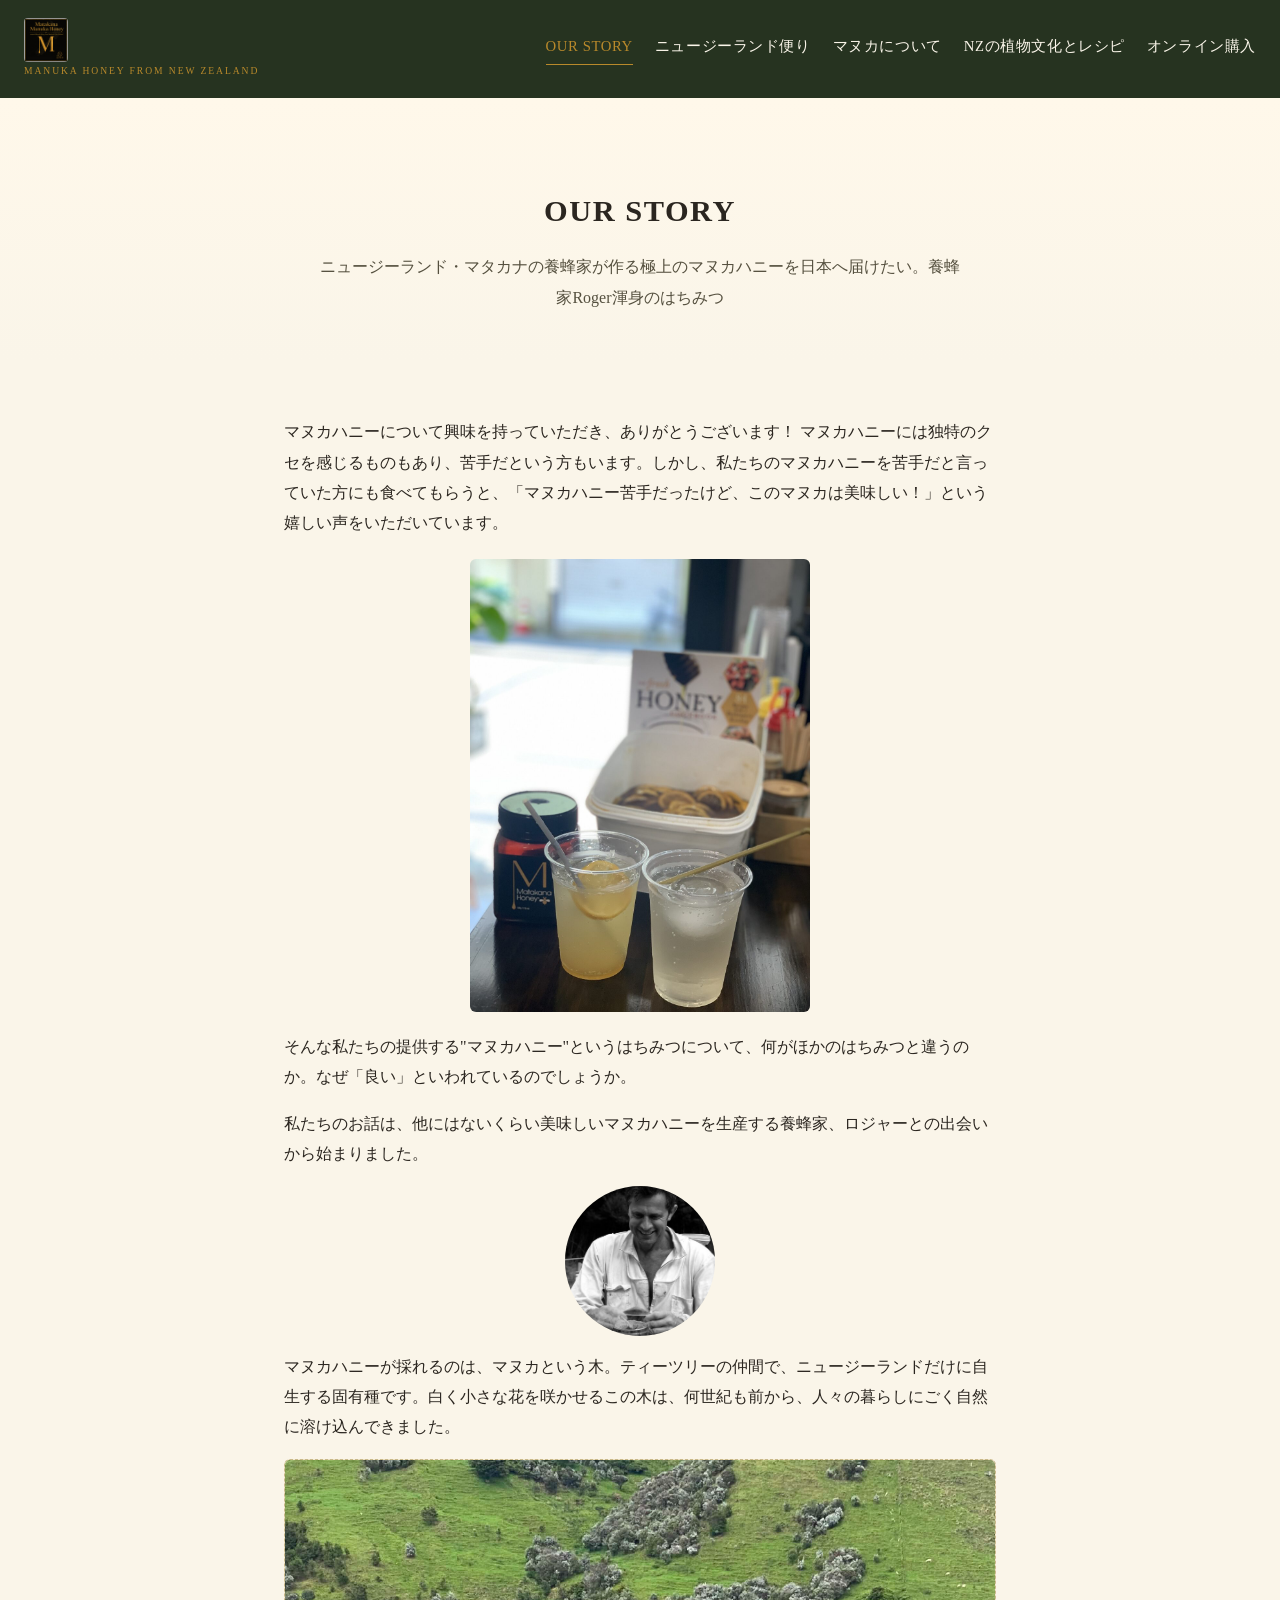
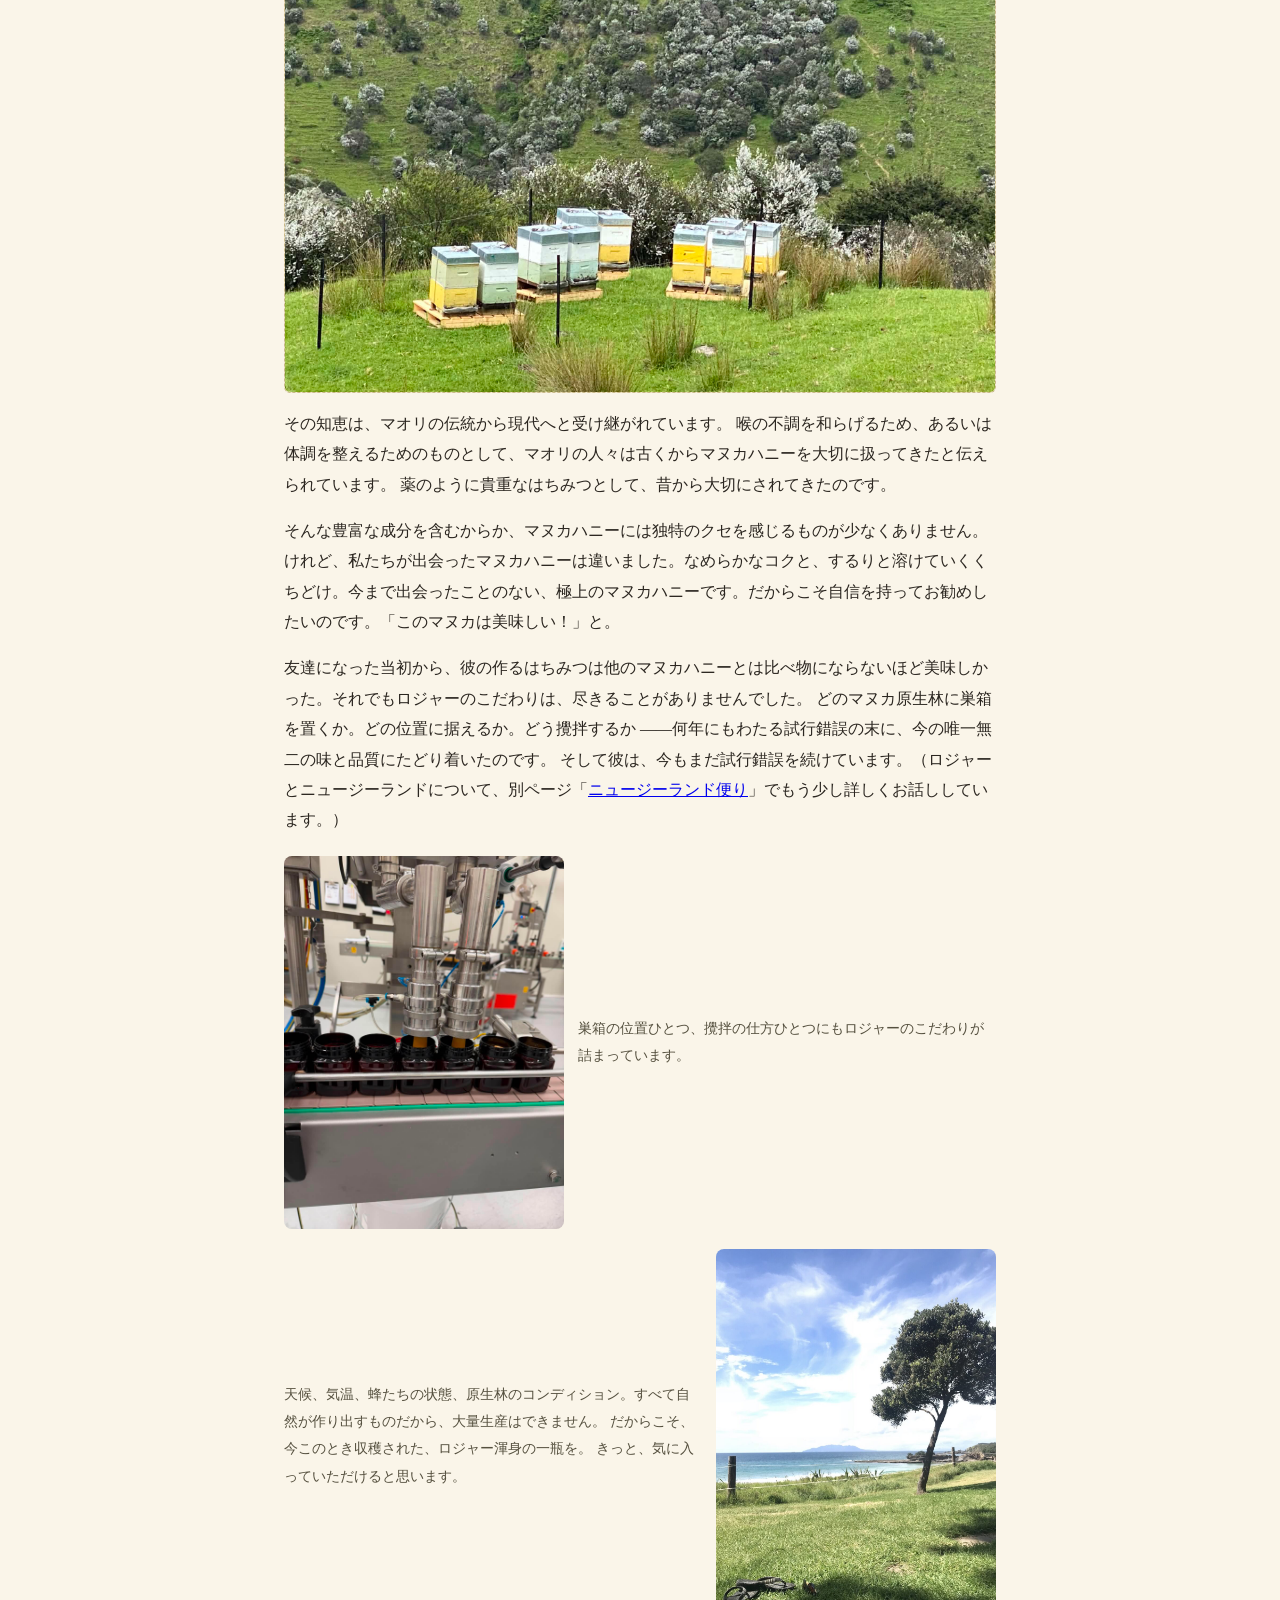
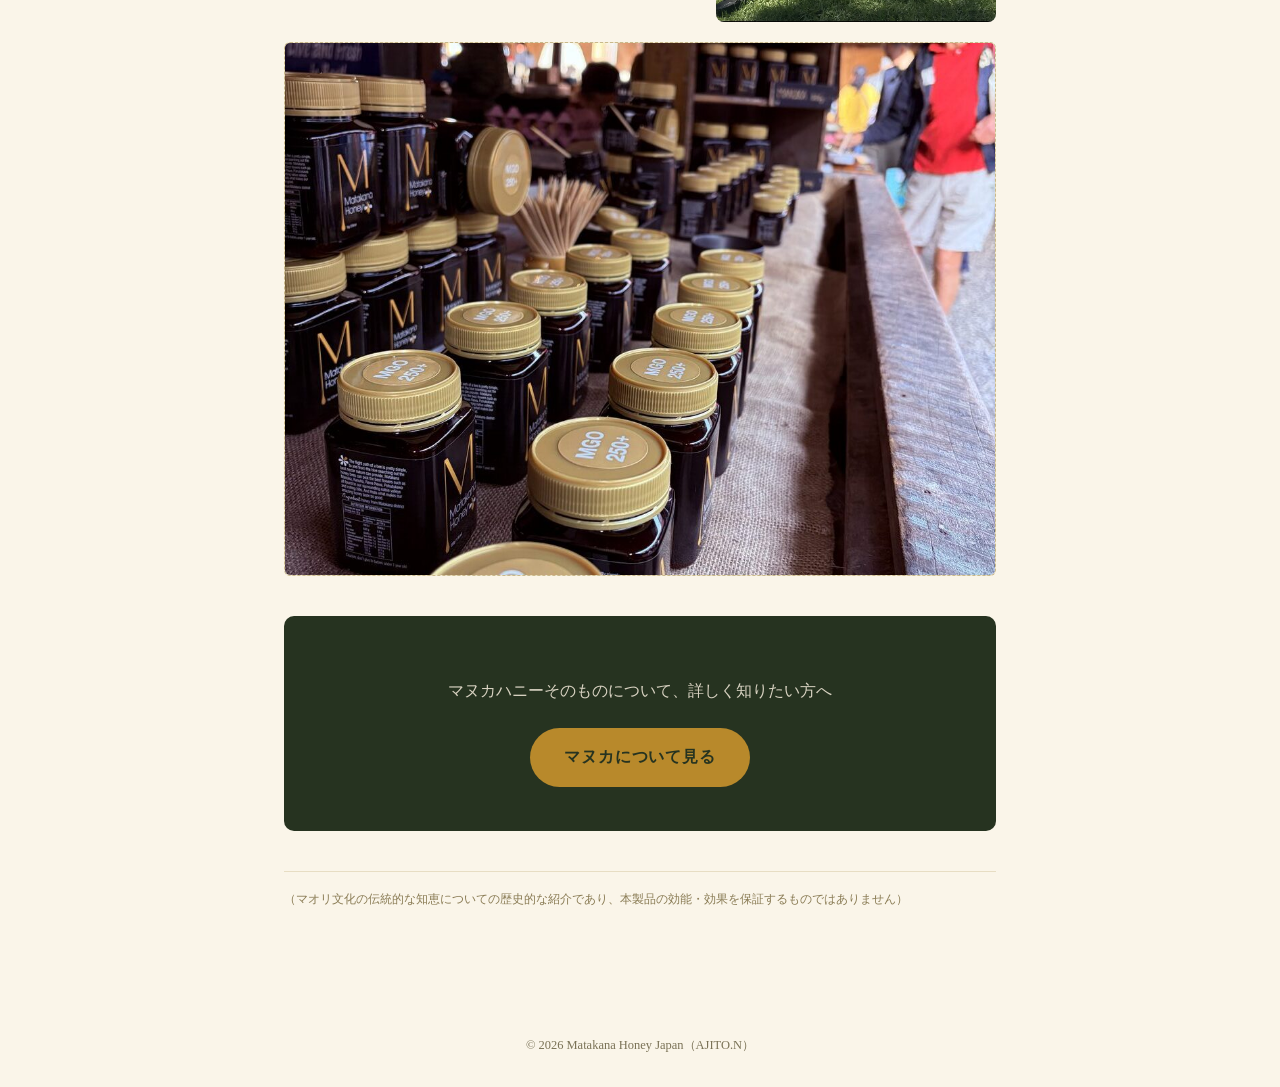
<file: index.html>
<!DOCTYPE html>
<html lang="ja">
<head>
<meta charset="UTF-8">
<meta name="viewport" content="width=device-width, initial-scale=1.0">
<title>OUR STORY | Matakana Honey</title>
<link rel="stylesheet" href="css/style.css">
</head>
<body>
<header>
  <a class="wordmark" href="index.html"><img src="images/logo-web.png" alt="Matakana Honey" style="height:44px;display:block;border-radius:4px;"><small>MANUKA HONEY FROM NEW ZEALAND</small></a>
  <nav>
    <a class="active" href="index.html">OUR STORY</a>
    <a href="nz-letter.html">ニュージーランド便り</a>
    <a href="manuka.html">マヌカについて</a>
    <a href="recipes.html">NZの植物文化とレシピ</a>
    <a href="contact.html">オンライン購入</a>
  </nav>
</header>

<div class="hero">
  <h1>OUR STORY</h1>
  <p class="lead">ニュージーランド・マタカナの養蜂家が作る極上のマヌカハニーを日本へ届けたい。養蜂家Roger渾身のはちみつ</p>
</div>

<main>
  <section>
    <p>
      マヌカハニーについて興味を持っていただき、ありがとうございます！
      マヌカハニーには独特のクセを感じるものもあり、苦手だという方もいます。しかし、私たちのマヌカハニーを苦手だと言っていた方にも食べてもらうと、「マヌカハニー苦手だったけど、このマヌカは美味しい！」という嬉しい声をいただいています。
    </p>

    <img src="images/story-opening.jpg" alt="マヌカハニーとの出会い" style="display:block;width:100%;max-width:340px;height:auto;border-radius:6px;margin:20px auto;">

    <p>
      そんな私たちの提供する"マヌカハニー"というはちみつについて、何がほかのはちみつと違うのか。なぜ「良い」といわれているのでしょうか。
    </p>
    <p>
      私たちのお話は、他にはないくらい美味しいマヌカハニーを生産する養蜂家、ロジャーとの出会いから始まりました。
    </p>

    <img src="images/roger-portrait.jpg" alt="Roger" style="display:block;width:150px;height:150px;object-fit:cover;border-radius:50%;margin:16px auto;">

    <p>
      マヌカハニーが採れるのは、マヌカという木。ティーツリーの仲間で、ニュージーランドだけに自生する固有種です。白く小さな花を咲かせるこの木は、何世紀も前から、人々の暮らしにごく自然に溶け込んできました。
    </p>

    <img class="placeholder-img" src="images/harvest-1.jpg" alt="マヌカの木・養蜂風景" style="width:100%;height:auto;aspect-ratio:4/3;object-fit:cover;border-radius:6px;margin:16px 0;">

    <p>
      その知恵は、マオリの伝統から現代へと受け継がれています。
      喉の不調を和らげるため、あるいは体調を整えるためのものとして、マオリの人々は古くからマヌカハニーを大切に扱ってきたと伝えられています。
      薬のように貴重なはちみつとして、昔から大切にされてきたのです。
    </p>
    <p>
      そんな豊富な成分を含むからか、マヌカハニーには独特のクセを感じるものが少なくありません。
      けれど、私たちが出会ったマヌカハニーは違いました。なめらかなコクと、するりと溶けていくくちどけ。今まで出会ったことのない、極上のマヌカハニーです。だからこそ自信を持ってお勧めしたいのです。「このマヌカは美味しい！」と。
    </p>
    <p>
      友達になった当初から、彼の作るはちみつは他のマヌカハニーとは比べ物にならないほど美味しかった。それでもロジャーのこだわりは、尽きることがありませんでした。
      どのマヌカ原生林に巣箱を置くか。どの位置に据えるか。どう攪拌するか
      ——何年にもわたる試行錯誤の末に、今の唯一無二の味と品質にたどり着いたのです。
      そして彼は、今もまだ試行錯誤を続けています。（ロジャーとニュージーランドについて、別ページ「<a href="nz-letter.html">ニュージーランド便り</a>」でもう少し詳しくお話ししています。）
    </p>

    <div style="display:flex;gap:14px;align-items:center;margin:20px 0;flex-wrap:wrap;">
      <img src="images/harvest-3.jpg" alt="採取のようす" style="flex:1 1 240px;max-width:280px;height:auto;border-radius:8px;">
      <p style="flex:2 1 260px;margin:0;font-size:0.9rem;color:#55503f;">
        巣箱の位置ひとつ、攪拌の仕方ひとつにもロジャーのこだわりが詰まっています。
      </p>
    </div>

    <div style="display:flex;gap:14px;align-items:center;margin:20px 0;flex-wrap:wrap;flex-direction:row-reverse;">
      <img src="images/beach-tree.jpg" alt="マタカナの自然" style="flex:1 1 240px;max-width:280px;height:auto;border-radius:8px;">
      <p style="flex:2 1 260px;margin:0;font-size:0.9rem;color:#55503f;">
        天候、気温、蜂たちの状態、原生林のコンディション。すべて自然が作り出すものだから、大量生産はできません。
        だからこそ、今このとき収穫された、ロジャー渾身の一瓶を。
        きっと、気に入っていただけると思います。
      </p>
    </div>

    <img class="placeholder-img" src="images/shop-display.jpg" alt="お届けする一瓶" style="width:100%;height:auto;aspect-ratio:4/3;object-fit:cover;border-radius:6px;margin:16px 0;">
  </section>

  <div class="cta-block">
    <p>マヌカハニーそのものについて、詳しく知りたい方へ</p>
    <a class="btn" href="manuka.html">マヌカについて見る</a>
  </div>

  <p class="disclaimer">
    （マオリ文化の伝統的な知恵についての歴史的な紹介であり、本製品の効能・効果を保証するものではありません）
  </p>
</main>

<footer>&copy; 2026 Matakana Honey Japan（AJITO.N）</footer>
</body>
</html>
</file>
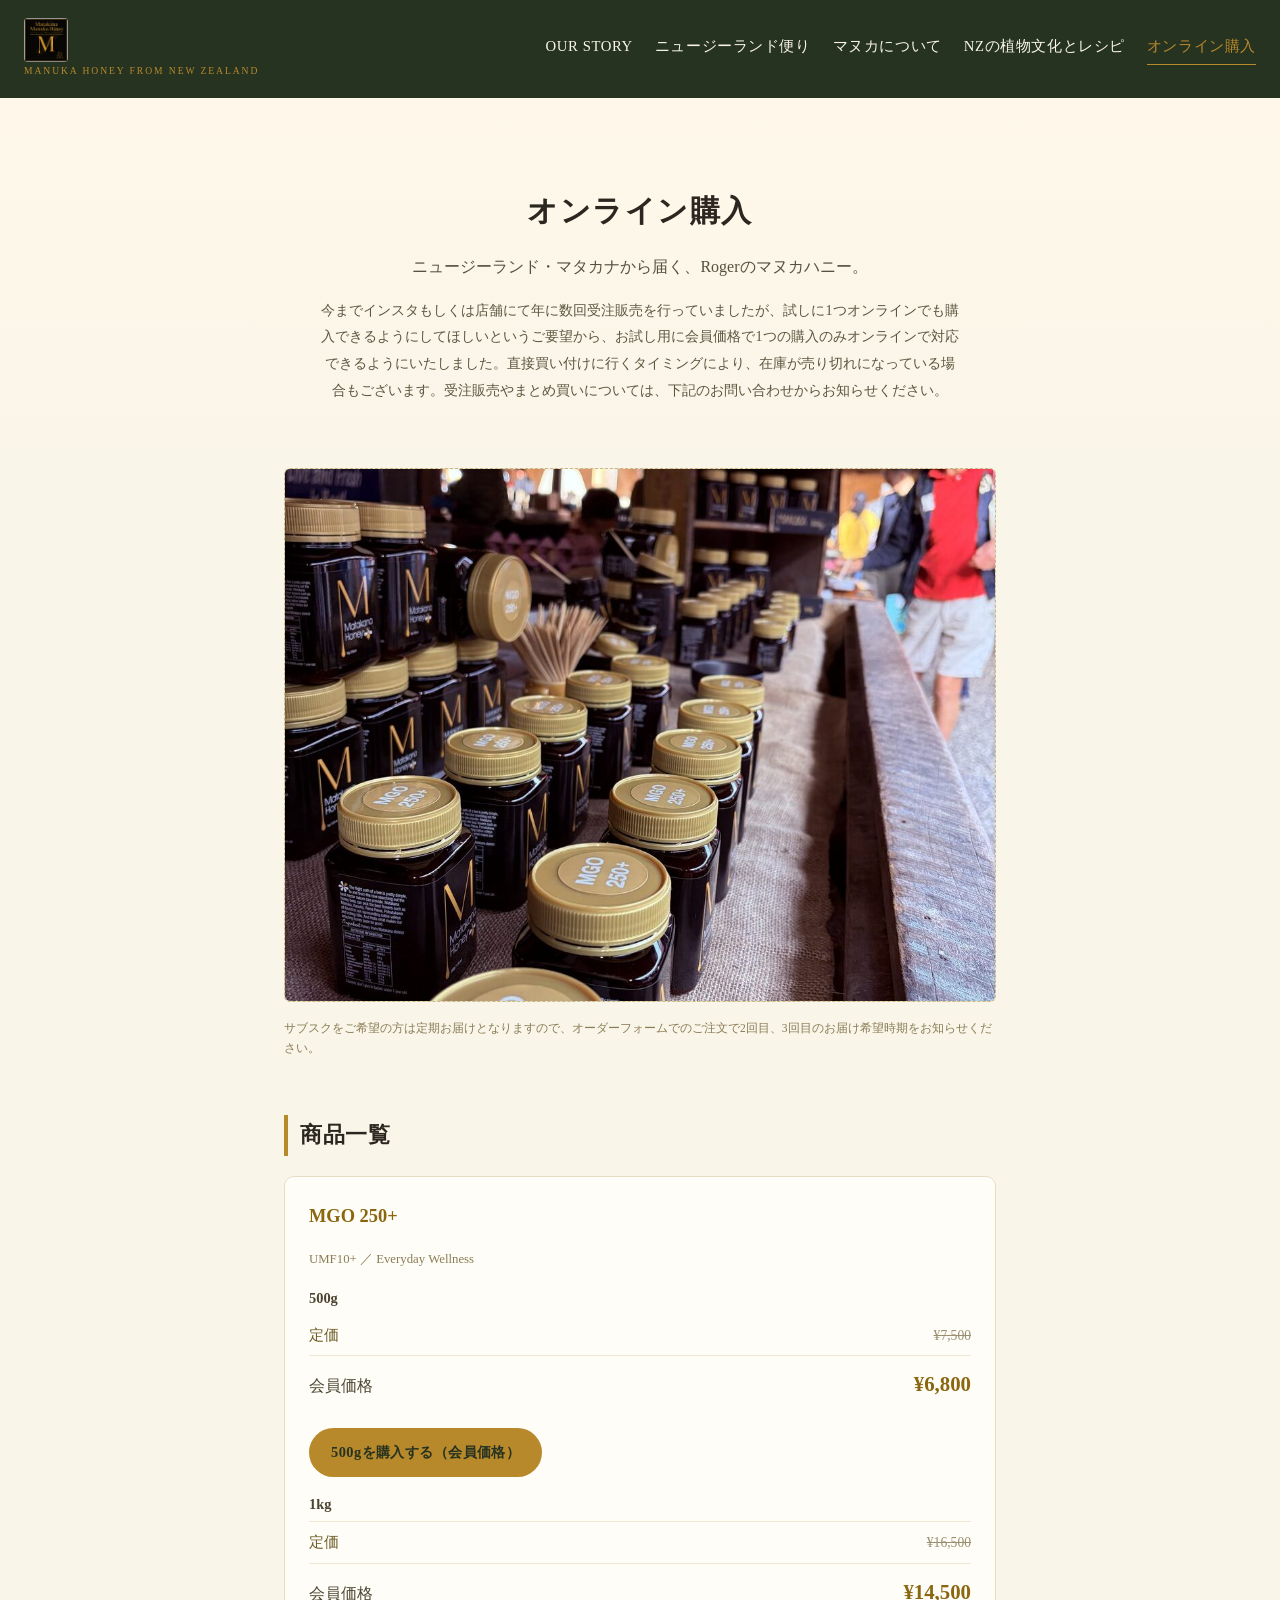
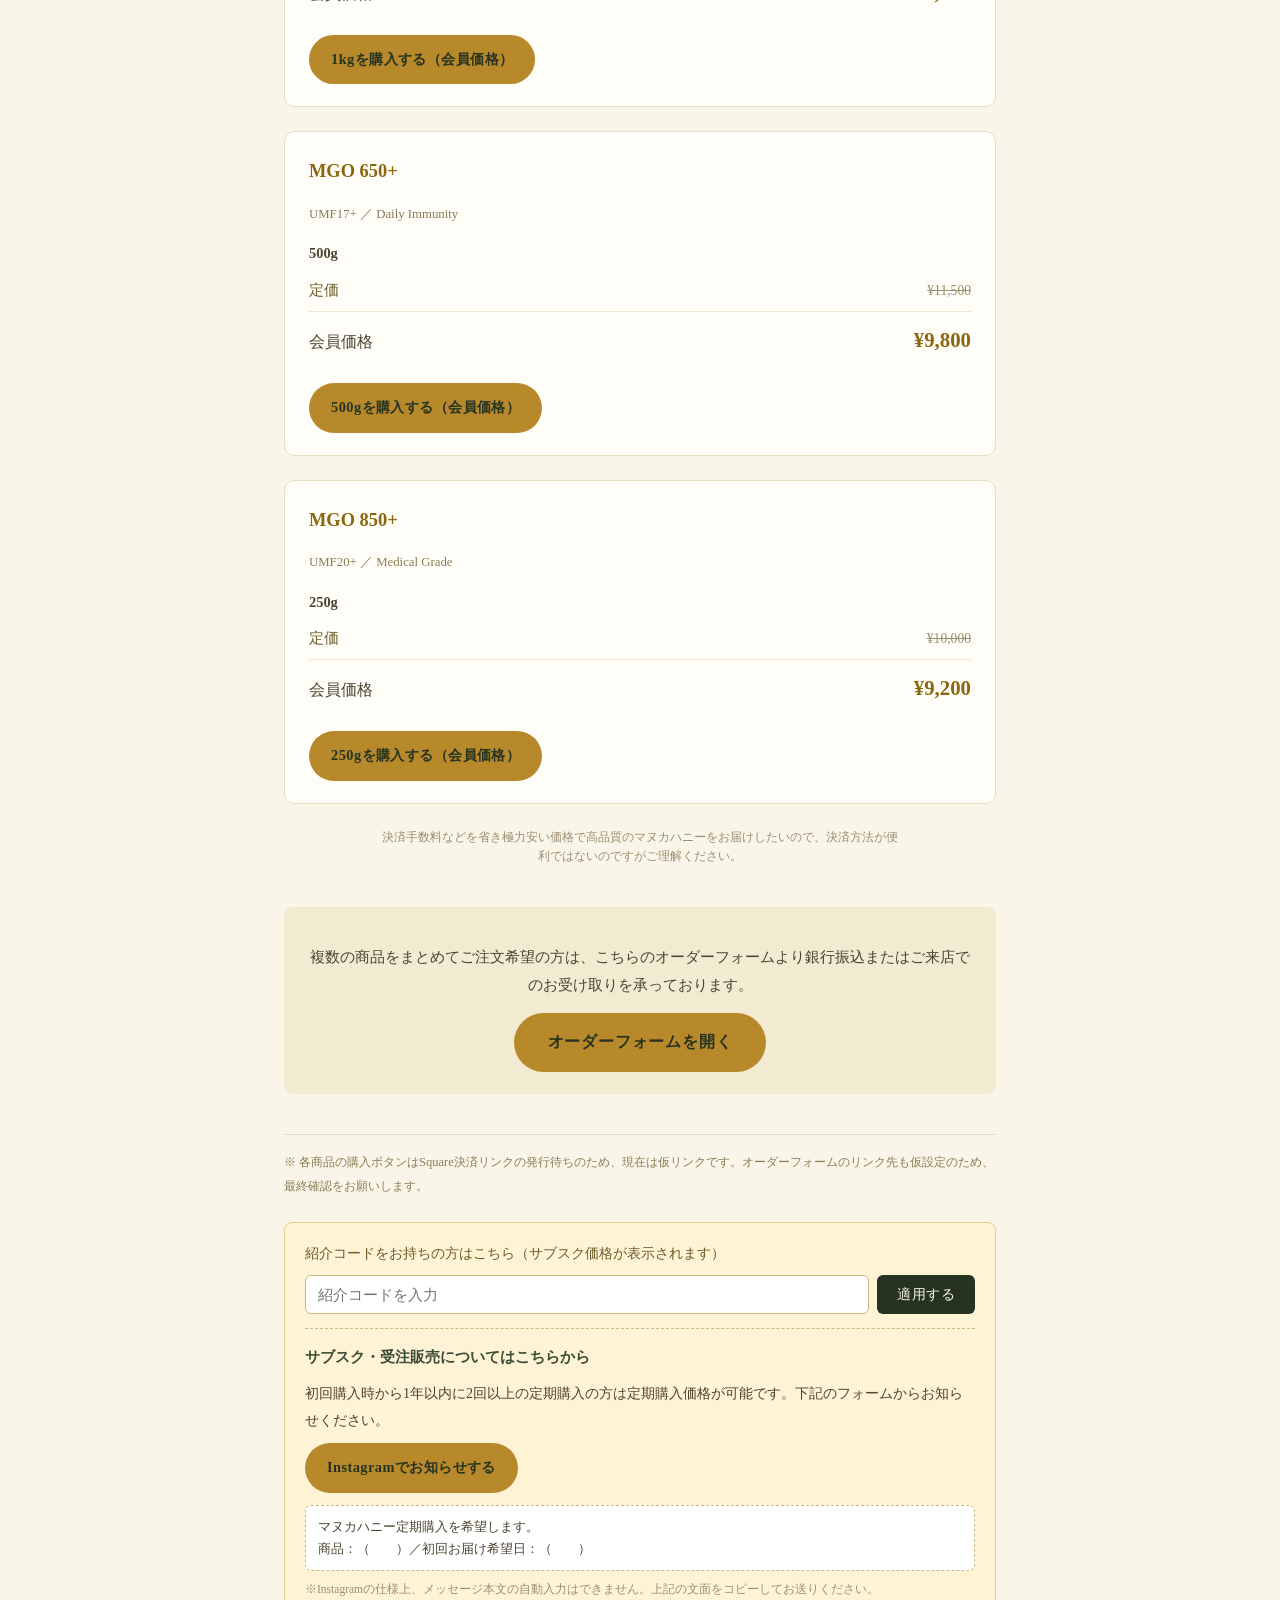
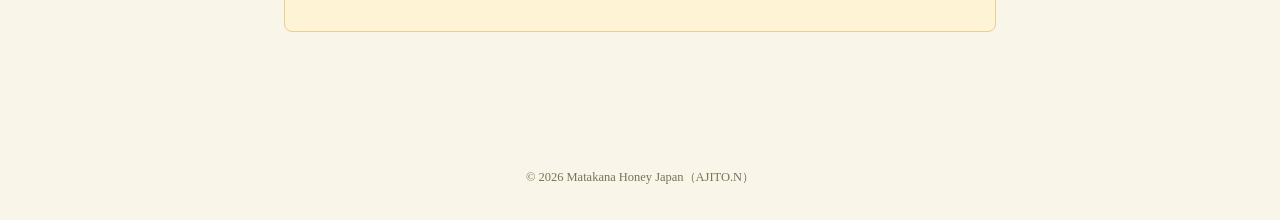
<file: contact.html>
<!DOCTYPE html>
<html lang="ja">
<head>
<meta charset="UTF-8">
<meta name="viewport" content="width=device-width, initial-scale=1.0">
<title>オンライン購入 | Matakana Honey</title>
<link rel="stylesheet" href="css/style.css">
<style>
  .referral-box{background:#fff3d6;border:1px solid #e6cf95;border-radius:8px;padding:18px 20px;margin:24px 0;}
  .referral-box label{display:block;font-size:0.85rem;color:#6b5b25;margin-bottom:8px;}
  .referral-box .row{display:flex;gap:8px;flex-wrap:wrap;}
  .referral-box input[type=text]{flex:1 1 200px;padding:10px 12px;border:1px solid #cbb87f;border-radius:6px;font-size:0.95rem;}
  .referral-box button{background:var(--green-dark);color:var(--cream);border:none;border-radius:6px;padding:10px 20px;cursor:pointer;font-size:0.9rem;letter-spacing:0.03em;}
  .referral-msg{margin-top:10px;font-size:0.85rem;}
  .referral-msg.ok{color:#3a4d34;}
  .referral-msg.ng{color:#a33;}
  .product-card{border:1px solid #e7ddc3;border-radius:10px;padding:22px 24px;margin-bottom:24px;background:#fffdf7;}
  .product-card h3{margin:0 0 4px;font-size:1.15rem;color:var(--gold-dark);}
  .product-card .subtitle{font-size:0.8rem;color:#8a7c55;margin-bottom:14px;}
  .price-row{display:flex;justify-content:space-between;align-items:baseline;padding:6px 0;border-top:1px solid #f0e8d0;font-size:0.95rem;}
  .price-row:first-of-type{border-top:none;}
  .price-row .label{color:#6b5b25;}
  .price-row .value{font-weight:bold;}
  .price-row.sub{display:none;}
  .price-row.sub.visible{display:flex;}
  .price-row.sub .value{color:var(--gold-dark);}
  .price-row.list-price .value{text-decoration:line-through;color:#9a8f70;font-weight:normal;font-size:0.85rem;}
  .price-row.member-price{padding:8px 0;}
  .price-row.member-price .label{font-size:1rem;color:#4a4430;}
  .price-row.member-price .value{font-size:1.3rem;color:var(--gold-dark);}
  .price-note{font-size:0.72rem;color:#8a7c55;line-height:1.8;margin:10px 0 20px;}
  .pledge-row{margin-top:14px;padding-top:14px;border-top:1px dashed #cbb87f;font-size:0.85rem;color:#6b5b25;}
  .pledge-row label{display:flex;align-items:center;gap:8px;cursor:pointer;}
  .buy-row{margin-top:16px;display:flex;gap:10px;flex-wrap:wrap;}
  .buy-btn{display:inline-block;background:var(--gold);color:var(--green-dark);font-weight:bold;padding:11px 22px;border-radius:999px;text-decoration:none;font-size:0.9rem;letter-spacing:0.03em;}
  .buy-btn:hover{background:#d1a34a;}
  .buy-btn.sub-btn{display:none;background:var(--green-dark);color:var(--cream);}
  .buy-btn.sub-btn.visible{display:inline-block;}
  .small-note{font-size:0.72rem;color:#9a8f70;text-align:center;margin:18px auto;max-width:520px;line-height:1.7;}
  .bulk-box{background:#f3ead2;border-radius:8px;padding:22px;margin-top:40px;text-align:center;}
  .bulk-box p{margin-bottom:14px;font-size:0.92rem;color:#4a4430;}
  .cap-label{font-weight:bold;font-size:0.9rem;color:#4a4430;margin:0 0 2px;}
</style>
</head>
<body>
<header>
  <a class="wordmark" href="index.html"><img src="images/logo-web.png" alt="Matakana Honey" style="height:44px;display:block;border-radius:4px;"><small>MANUKA HONEY FROM NEW ZEALAND</small></a>
  <nav>
    <a href="index.html">OUR STORY</a>
    <a href="nz-letter.html">ニュージーランド便り</a>
    <a href="manuka.html">マヌカについて</a>
    <a href="recipes.html">NZの植物文化とレシピ</a>
    <a class="active" href="contact.html">オンライン購入</a>
  </nav>
</header>

<div class="hero">
  <h1>オンライン購入</h1>
  <p class="lead">ニュージーランド・マタカナから届く、Rogerのマヌカハニー。</p>
  <p style="max-width:640px;margin:14px auto 0;font-size:0.88rem;line-height:1.9;color:#5c5640;">
    今までインスタもしくは店舗にて年に数回受注販売を行っていましたが、試しに1つオンラインでも購入できるようにしてほしいというご要望から、お試し用に会員価格で1つの購入のみオンラインで対応できるようにいたしました。直接買い付けに行くタイミングにより、在庫が売り切れになっている場合もございます。受注販売やまとめ買いについては、下記のお問い合わせからお知らせください。
  </p>
</div>

<main>
  <img class="placeholder-img" src="images/shop-display.jpg" alt="店頭の様子" style="width:100%;height:auto;aspect-ratio:4/3;object-fit:cover;border-radius:6px;margin:16px 0;">

  <p class="price-note">
    サブスクをご希望の方は定期お届けとなりますので、オーダーフォームでのご注文で2回目、3回目のお届け希望時期をお知らせください。
  </p>

  <section>
    <h2>商品一覧</h2>

    <div class="product-card">
      <h3>MGO 250+</h3>
      <p class="subtitle">UMF10+ ／ Everyday Wellness</p>
      <p class="cap-label">500g</p>
      <div class="price-row list-price"><span class="label">定価</span><span class="value">¥7,500</span></div>
      <div class="price-row member-price"><span class="label">会員価格</span><span class="value">¥6,800</span></div>
      <div class="price-row sub" data-sub="mgo250-500"><span class="label">サブスク価格</span><span class="value">¥6,300</span></div>
      <div class="buy-row">
        <a class="buy-btn" id="buy-mgo250-500" href="#" target="_blank" rel="noopener">500gを購入する（会員価格）</a>
        <a class="buy-btn sub-btn" id="buy-mgo250-500-sub" data-sub-btn="mgo250-500" href="#" target="_blank" rel="noopener">500gをサブスク価格で購入する</a>
      </div>
      <p class="cap-label" style="margin-top:14px;">1kg</p>
      <div class="price-row list-price"><span class="label">定価</span><span class="value">¥16,500</span></div>
      <div class="price-row member-price"><span class="label">会員価格</span><span class="value">¥14,500</span></div>
      <div class="price-row sub" data-sub="mgo250-1000"><span class="label">サブスク価格</span><span class="value">¥12,000</span></div>
      <div class="buy-row">
        <a class="buy-btn" id="buy-mgo250-1000" href="#" target="_blank" rel="noopener">1kgを購入する（会員価格）</a>
        <a class="buy-btn sub-btn" id="buy-mgo250-1000-sub" data-sub-btn="mgo250-1000" href="#" target="_blank" rel="noopener">1kgをサブスク価格で購入する</a>
      </div>
    </div>

    <div class="product-card">
      <h3>MGO 650+</h3>
      <p class="subtitle">UMF17+ ／ Daily Immunity</p>
      <p class="cap-label">500g</p>
      <div class="price-row list-price"><span class="label">定価</span><span class="value">¥11,500</span></div>
      <div class="price-row member-price"><span class="label">会員価格</span><span class="value">¥9,800</span></div>
      <div class="price-row sub" data-sub="mgo650-500"><span class="label">サブスク価格</span><span class="value">¥9,200</span></div>
      <div class="buy-row">
        <a class="buy-btn" id="buy-mgo650-500" href="#" target="_blank" rel="noopener">500gを購入する（会員価格）</a>
        <a class="buy-btn sub-btn" id="buy-mgo650-500-sub" data-sub-btn="mgo650-500" href="#" target="_blank" rel="noopener">500gをサブスク価格で購入する</a>
      </div>
    </div>

    <div class="product-card">
      <h3>MGO 850+</h3>
      <p class="subtitle">UMF20+ ／ Medical Grade</p>
      <p class="cap-label">250g</p>
      <div class="price-row list-price"><span class="label">定価</span><span class="value">¥10,000</span></div>
      <div class="price-row member-price"><span class="label">会員価格</span><span class="value">¥9,200</span></div>
      <div class="price-row sub" data-sub="mgo850-250"><span class="label">サブスク価格</span><span class="value">¥8,200</span></div>
      <div class="buy-row">
        <a class="buy-btn" id="buy-mgo850-250" href="#" target="_blank" rel="noopener">250gを購入する（会員価格）</a>
        <a class="buy-btn sub-btn" id="buy-mgo850-250-sub" data-sub-btn="mgo850-250" href="#" target="_blank" rel="noopener">250gをサブスク価格で購入する</a>
      </div>
    </div>
  </section>

  <p class="small-note">
    決済手数料などを省き極力安い価格で高品質のマヌカハニーをお届けしたいので、決済方法が便利ではないのですがご理解ください。
  </p>

  <div class="bulk-box">
    <p>複数の商品をまとめてご注文希望の方は、こちらのオーダーフォームより銀行振込またはご来店でのお受け取りを承っております。</p>
    <a class="btn" href="https://docs.google.com/forms/d/1Jwx15t9DJbV_6aFWOQp5lAX1VwiLrjwJ2BIpTIaHqno/viewform" target="_blank" rel="noopener">オーダーフォームを開く</a>
  </div>

  <p class="disclaimer">
    ※ 各商品の購入ボタンはSquare決済リンクの発行待ちのため、現在は仮リンクです。オーダーフォームのリンク先も仮設定のため、最終確認をお願いします。
  </p>

  <div class="referral-box">
    <label for="referral-input">紹介コードをお持ちの方はこちら（サブスク価格が表示されます）</label>
    <div class="row">
      <input type="text" id="referral-input" placeholder="紹介コードを入力">
      <button type="button" onclick="applyReferralCode()">適用する</button>
    </div>
    <div id="referral-msg" class="referral-msg"></div>
    <div class="pledge-row">
      <p style="margin:0 0 8px;font-size:0.95rem;font-weight:bold;color:#3a4d34;">
        サブスク・受注販売についてはこちらから
      </p>
      <p style="margin:0 0 10px;font-size:0.88rem;color:#4a4430;">
        初回購入時から1年以内に2回以上の定期購入の方は定期購入価格が可能です。下記のフォームからお知らせください。
      </p>
      <a class="buy-btn" href="https://ig.me/m/cafeAJITO.N" target="_blank" rel="noopener" style="display:inline-block;">Instagramでお知らせする</a>
      <div style="margin-top:12px;padding:10px 12px;background:#fff;border:1px dashed #cbb87f;border-radius:6px;font-size:0.82rem;color:#4a4430;line-height:1.7;">
        マヌカハニー定期購入を希望します。<br>
        商品：（　　）／初回お届け希望日：（　　）
      </div>
      <p style="font-size:0.72rem;color:#9a8f70;margin-top:8px;">
        ※Instagramの仕様上、メッセージ本文の自動入力はできません。上記の文面をコピーしてお送りください。
      </p>
    </div>
  </div>
</main>

<footer>&copy; 2026 Matakana Honey Japan（AJITO.N）</footer>

<script>
  // TODO(Soo): 実際の紹介コード一覧に差し替えてください。
  // ソースコードに直接記載されるため完全な秘匿性はない前提（Maki合意済み）。
  var VALID_REFERRAL_CODES = ["SAMPLE-CODE"];

  function revealSubscriptionPricing() {
    document.querySelectorAll('.price-row.sub').forEach(function(el) {
      el.classList.add('visible');
    });
    document.querySelectorAll('.buy-btn.sub-btn').forEach(function(el) {
      el.classList.add('visible');
    });
  }

  function hideSubscriptionPricing() {
    document.querySelectorAll('.price-row.sub').forEach(function(el) {
      el.classList.remove('visible');
    });
    document.querySelectorAll('.buy-btn.sub-btn').forEach(function(el) {
      el.classList.remove('visible');
    });
  }

  function applyReferralCode() {
    var input = document.getElementById('referral-input');
    var msg = document.getElementById('referral-msg');
    var code = input.value.trim();
    if (code !== '' && VALID_REFERRAL_CODES.indexOf(code) !== -1) {
      revealSubscriptionPricing();
      msg.textContent = 'サブスク価格を表示しました。';
      msg.className = 'referral-msg ok';
    } else {
      hideSubscriptionPricing();
      msg.textContent = '紹介コードが確認できませんでした。';
      msg.className = 'referral-msg ng';
    }
  }
</script>
</body>
</html>
</file>
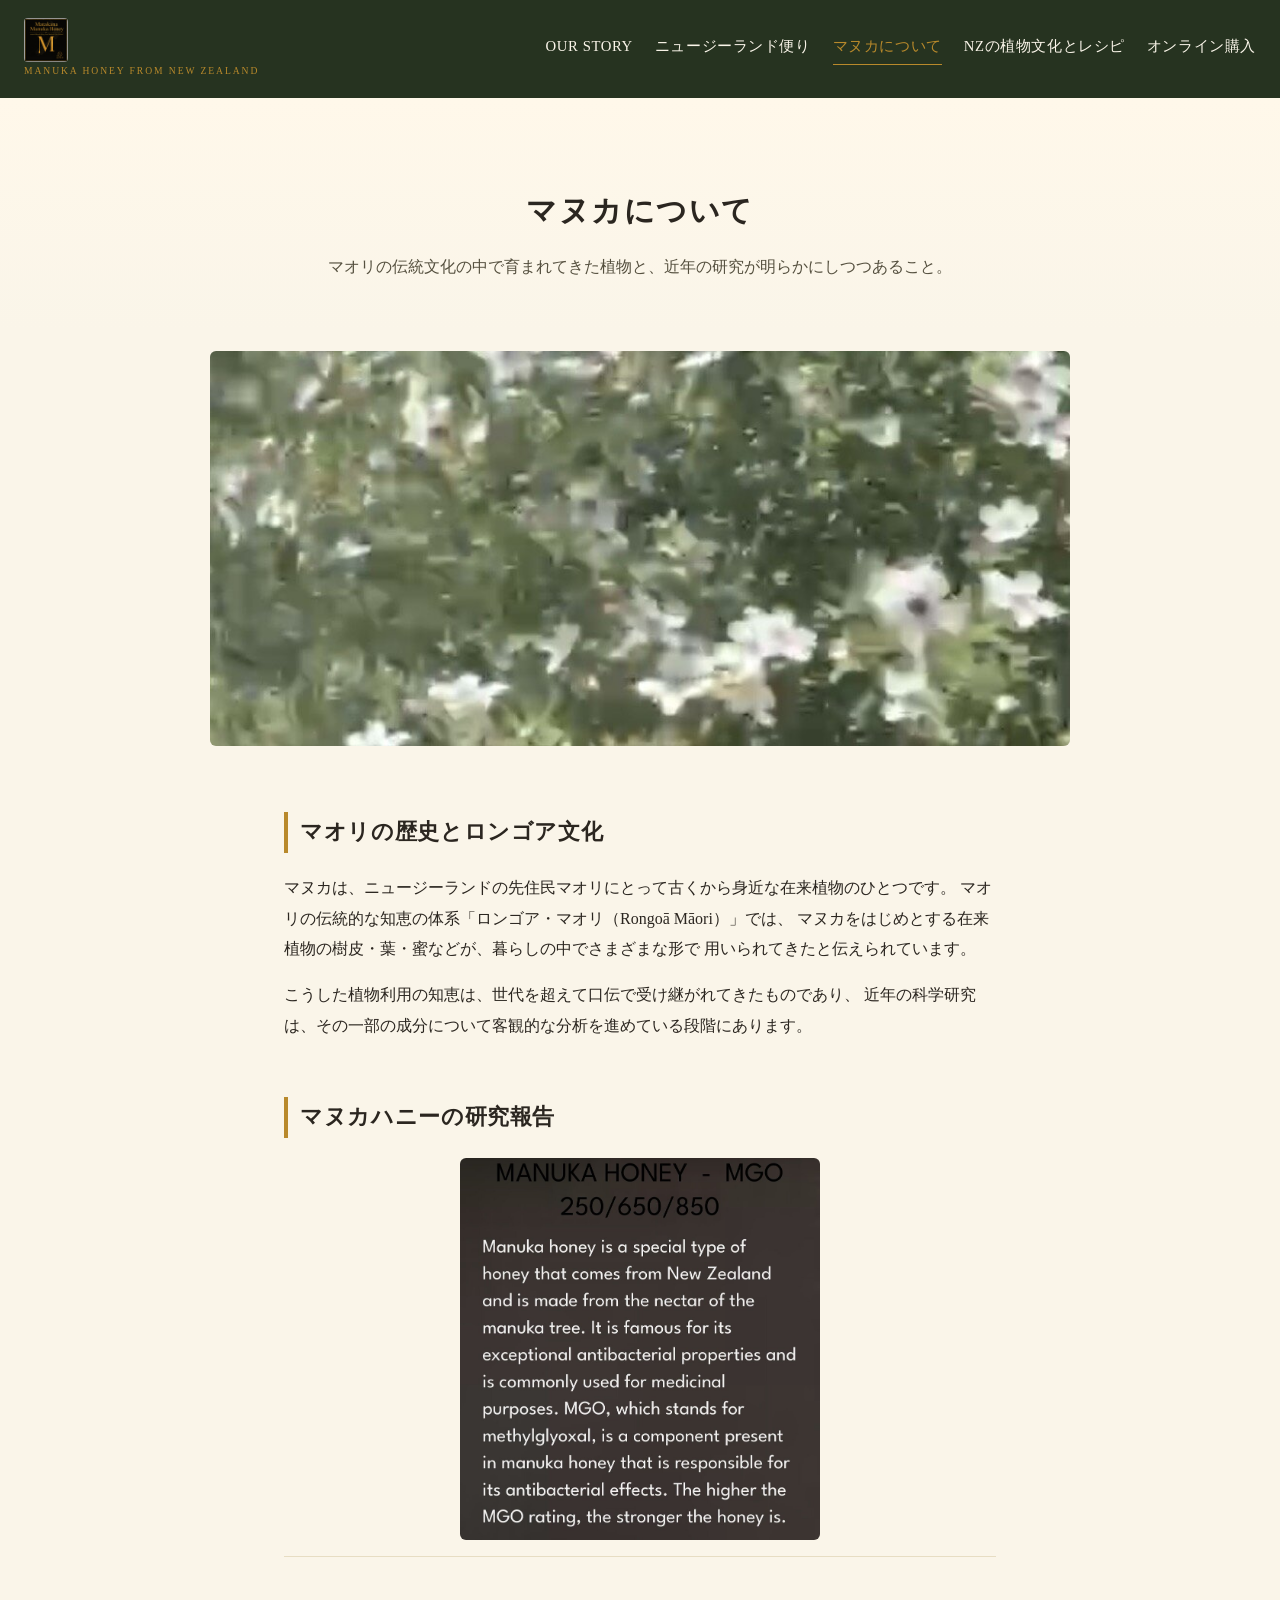
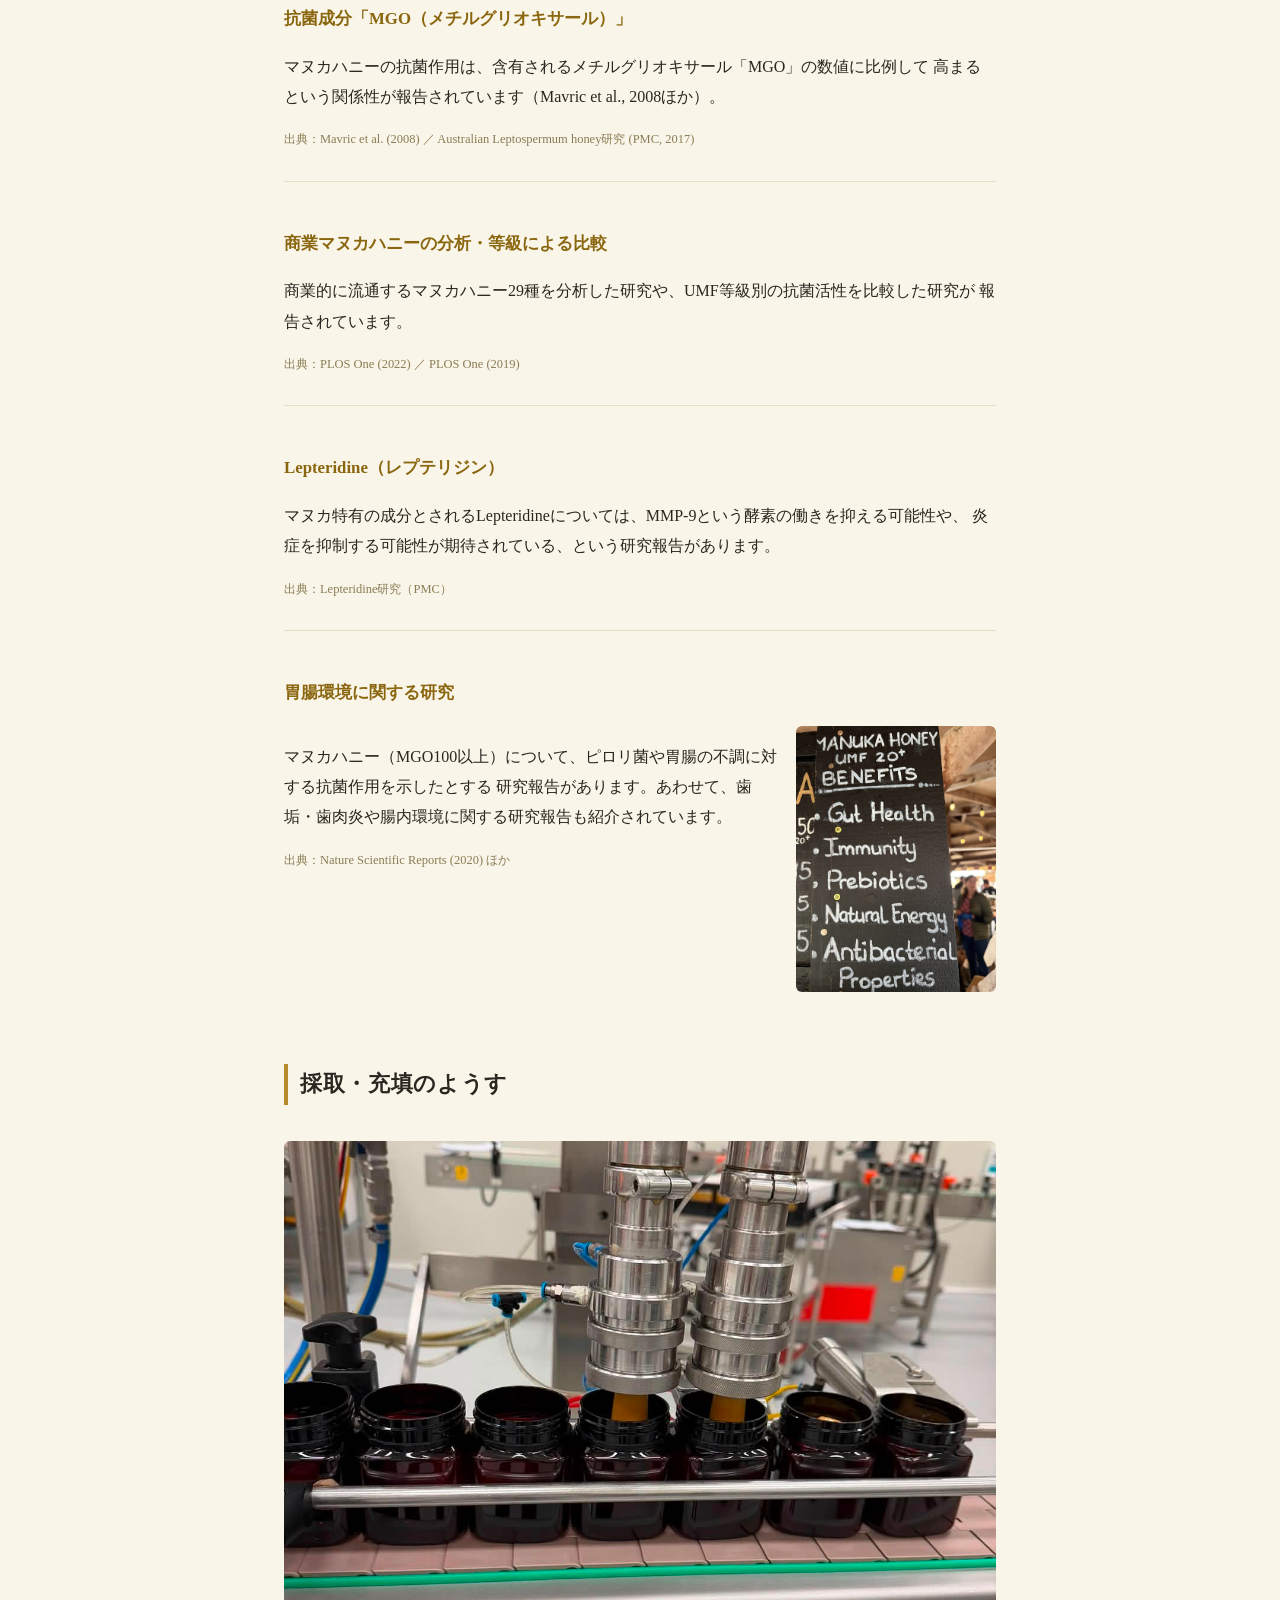
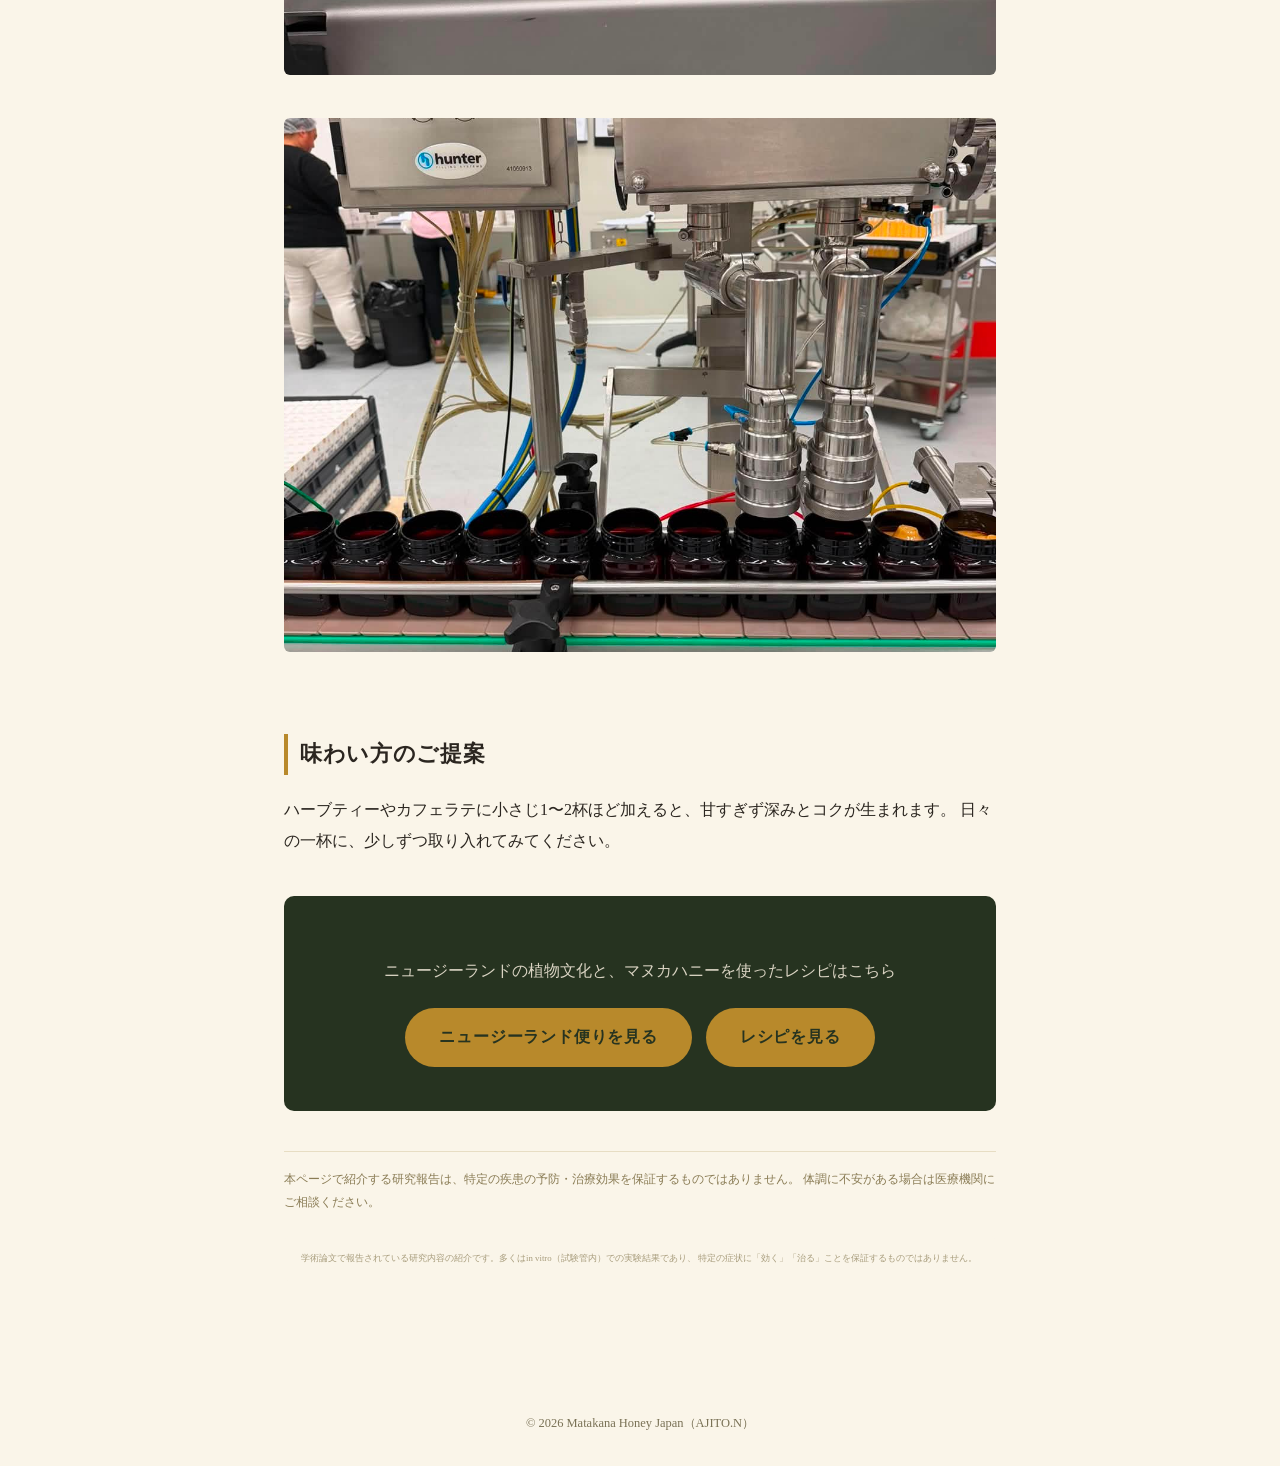
<file: manuka.html>
<!DOCTYPE html>
<html lang="ja">
<head>
<meta charset="UTF-8">
<meta name="viewport" content="width=device-width, initial-scale=1.0">
<title>マヌカについて | Matakana Honey</title>
<link rel="stylesheet" href="css/style.css">
</head>
<body>
<header>
  <a class="wordmark" href="index.html"><img src="images/logo-web.png" alt="Matakana Honey" style="height:44px;display:block;border-radius:4px;"><small>MANUKA HONEY FROM NEW ZEALAND</small></a>
  <nav>
    <a href="index.html">OUR STORY</a>
    <a href="nz-letter.html">ニュージーランド便り</a>
    <a class="active" href="manuka.html">マヌカについて</a>
    <a href="recipes.html">NZの植物文化とレシピ</a>
    <a href="contact.html">オンライン購入</a>
  </nav>
</header>

<div class="hero">
  <h1>マヌカについて</h1>
  <p class="lead">マオリの伝統文化の中で育まれてきた植物と、近年の研究が明らかにしつつあること。</p>
</div>

<div style="max-width:900px;margin:0 auto;padding:0 20px;">
  <img src="images/manuka-flower.jpg" alt="マヌカの花" style="width:100%;height:auto;aspect-ratio:888/408;object-fit:cover;border-radius:6px;margin:20px 0 0;">
</div>

<main>
  <section>
    <h2>マオリの歴史とロンゴア文化</h2>
    <p>
      マヌカは、ニュージーランドの先住民マオリにとって古くから身近な在来植物のひとつです。
      マオリの伝統的な知恵の体系「ロンゴア・マオリ（Rongoā Māori）」では、
      マヌカをはじめとする在来植物の樹皮・葉・蜜などが、暮らしの中でさまざまな形で
      用いられてきたと伝えられています。
    </p>
    <p>
      こうした植物利用の知恵は、世代を超えて口伝で受け継がれてきたものであり、
      近年の科学研究は、その一部の成分について客観的な分析を進めている段階にあります。
    </p>
  </section>

  <section>
    <h2>マヌカハニーの研究報告</h2>

    <img src="images/mgo-pop.jpg" alt="MGO説明POP" style="display:block;width:100%;max-width:360px;height:auto;border-radius:6px;margin:16px auto;">

    <div class="research-item">
      <h3>抗菌成分「MGO（メチルグリオキサール）」</h3>
      <p>
        マヌカハニーの抗菌作用は、含有されるメチルグリオキサール「MGO」の数値に比例して
        高まるという関係性が報告されています（Mavric et al., 2008ほか）。
      </p>
      <p class="source">出典：Mavric et al. (2008) ／ Australian Leptospermum honey研究 (PMC, 2017)</p>
    </div>

    <div class="research-item">
      <h3>商業マヌカハニーの分析・等級による比較</h3>
      <p>
        商業的に流通するマヌカハニー29種を分析した研究や、UMF等級別の抗菌活性を比較した研究が
        報告されています。
      </p>
      <p class="source">出典：PLOS One (2022) ／ PLOS One (2019)</p>
    </div>

    <div class="research-item">
      <h3>Lepteridine（レプテリジン）</h3>
      <p>
        マヌカ特有の成分とされるLepteridineについては、MMP-9という酵素の働きを抑える可能性や、
        炎症を抑制する可能性が期待されている、という研究報告があります。
      </p>
      <p class="source">出典：Lepteridine研究（PMC）</p>
    </div>

    <div class="research-item">
      <h3>胃腸環境に関する研究</h3>
      <div style="display:flex;gap:16px;align-items:flex-start;flex-wrap:wrap;">
        <div style="flex:2 1 260px;">
          <p>
            マヌカハニー（MGO100以上）について、ピロリ菌や胃腸の不調に対する抗菌作用を示したとする
            研究報告があります。あわせて、歯垢・歯肉炎や腸内環境に関する研究報告も紹介されています。
          </p>
          <p class="source">出典：Nature Scientific Reports (2020) ほか</p>
        </div>
        <img src="images/roger-sign.jpg" alt="Rogerが作成したベネフィット看板" style="flex:1 1 160px;max-width:200px;height:auto;border-radius:6px;">
      </div>
    </div>
  </section>

  <section>
    <h2>採取・充填のようす</h2>
    <img src="images/harvest-3.jpg" alt="採取のようす" style="width:100%;height:auto;aspect-ratio:4/3;object-fit:cover;border-radius:6px;margin:16px 0;">
    <img src="images/harvest-4.jpg" alt="充填工場のようす" style="width:100%;height:auto;aspect-ratio:4/3;object-fit:cover;border-radius:6px;margin:16px 0;">
  </section>

  <section>
    <h2>味わい方のご提案</h2>
    <p>
      ハーブティーやカフェラテに小さじ1〜2杯ほど加えると、甘すぎず深みとコクが生まれます。
      日々の一杯に、少しずつ取り入れてみてください。
    </p>
  </section>

  <div class="cta-block">
    <p>ニュージーランドの植物文化と、マヌカハニーを使ったレシピはこちら</p>
    <div style="display:flex;justify-content:center;gap:14px;flex-wrap:wrap;">
      <a class="btn" href="nz-letter.html">ニュージーランド便りを見る</a>
      <a class="btn" href="recipes.html">レシピを見る</a>
    </div>
  </div>

  <p class="disclaimer">
    本ページで紹介する研究報告は、特定の疾患の予防・治療効果を保証するものではありません。
    体調に不安がある場合は医療機関にご相談ください。
  </p>

  <p class="note-faint">
    学術論文で報告されている研究内容の紹介です。多くはin vitro（試験管内）での実験結果であり、
    特定の症状に「効く」「治る」ことを保証するものではありません。
  </p>
</main>

<footer>&copy; 2026 Matakana Honey Japan（AJITO.N）</footer>
</body>
</html>
</file>
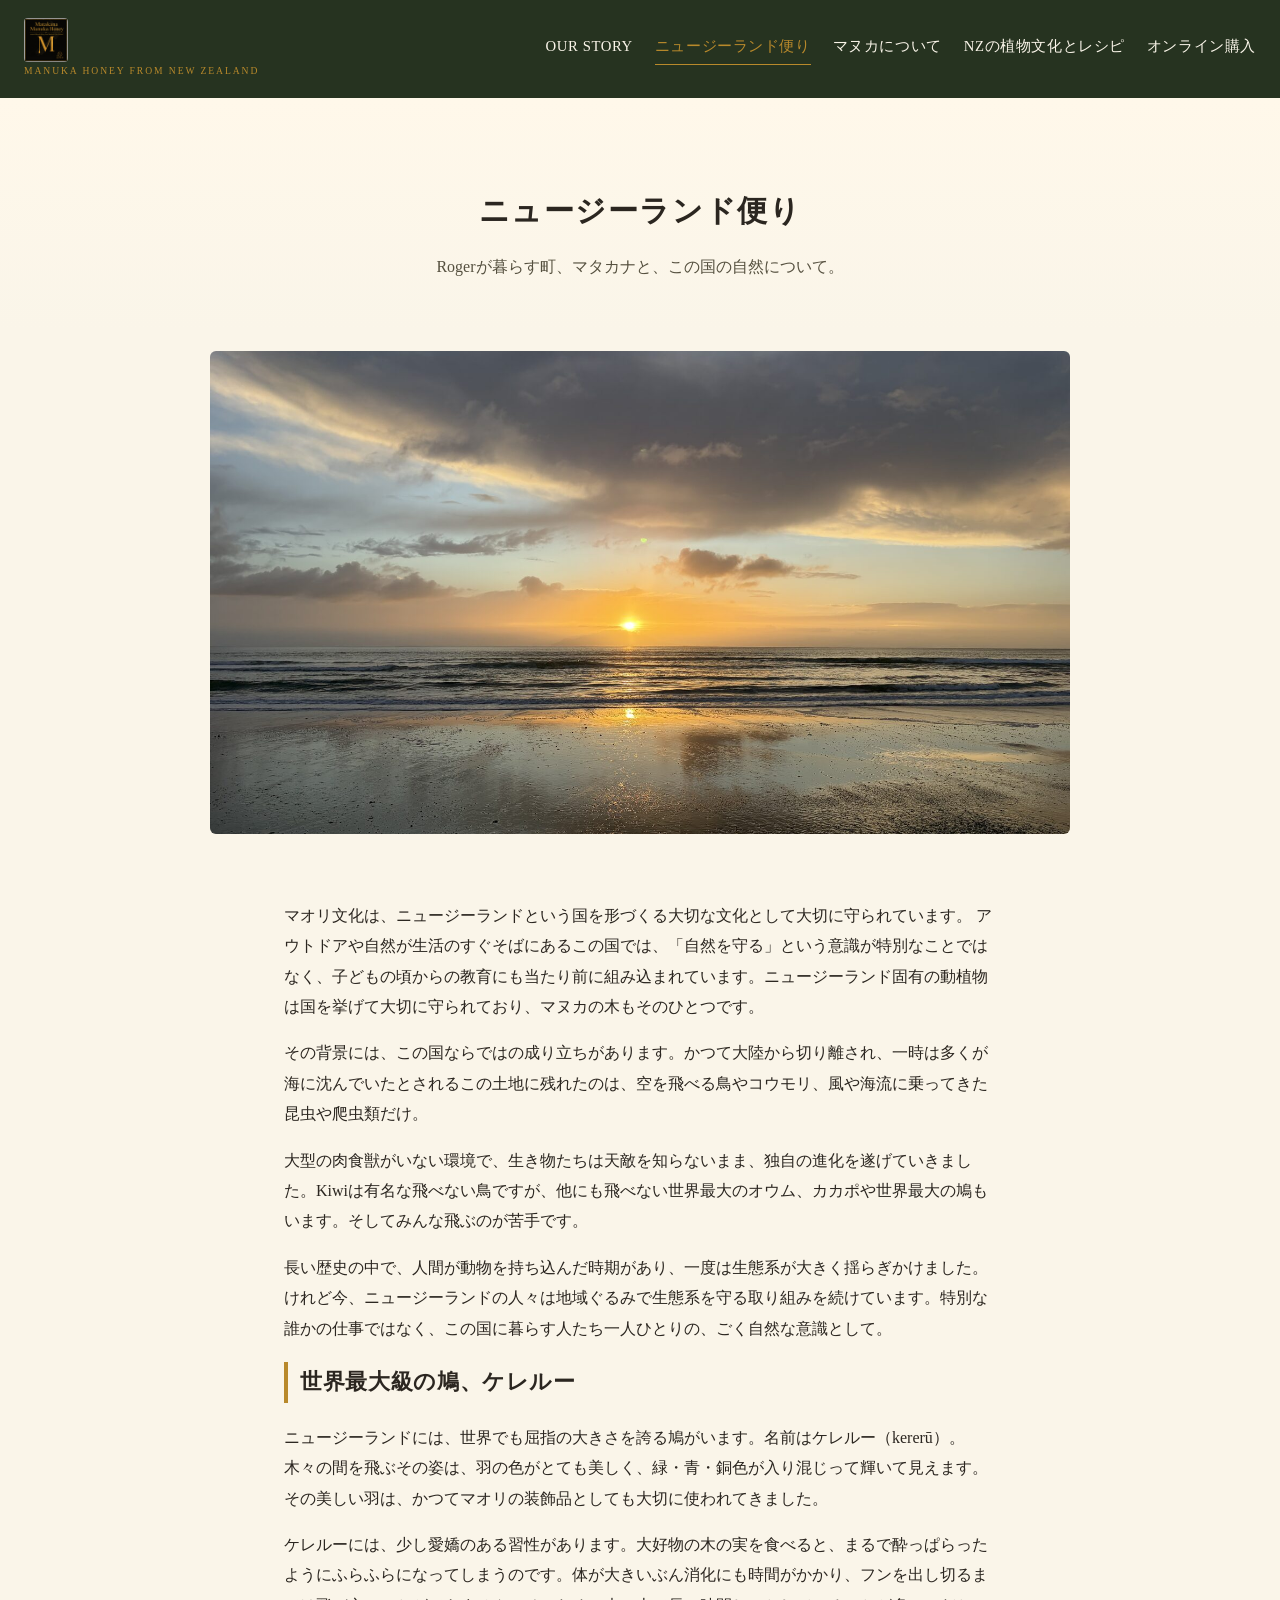
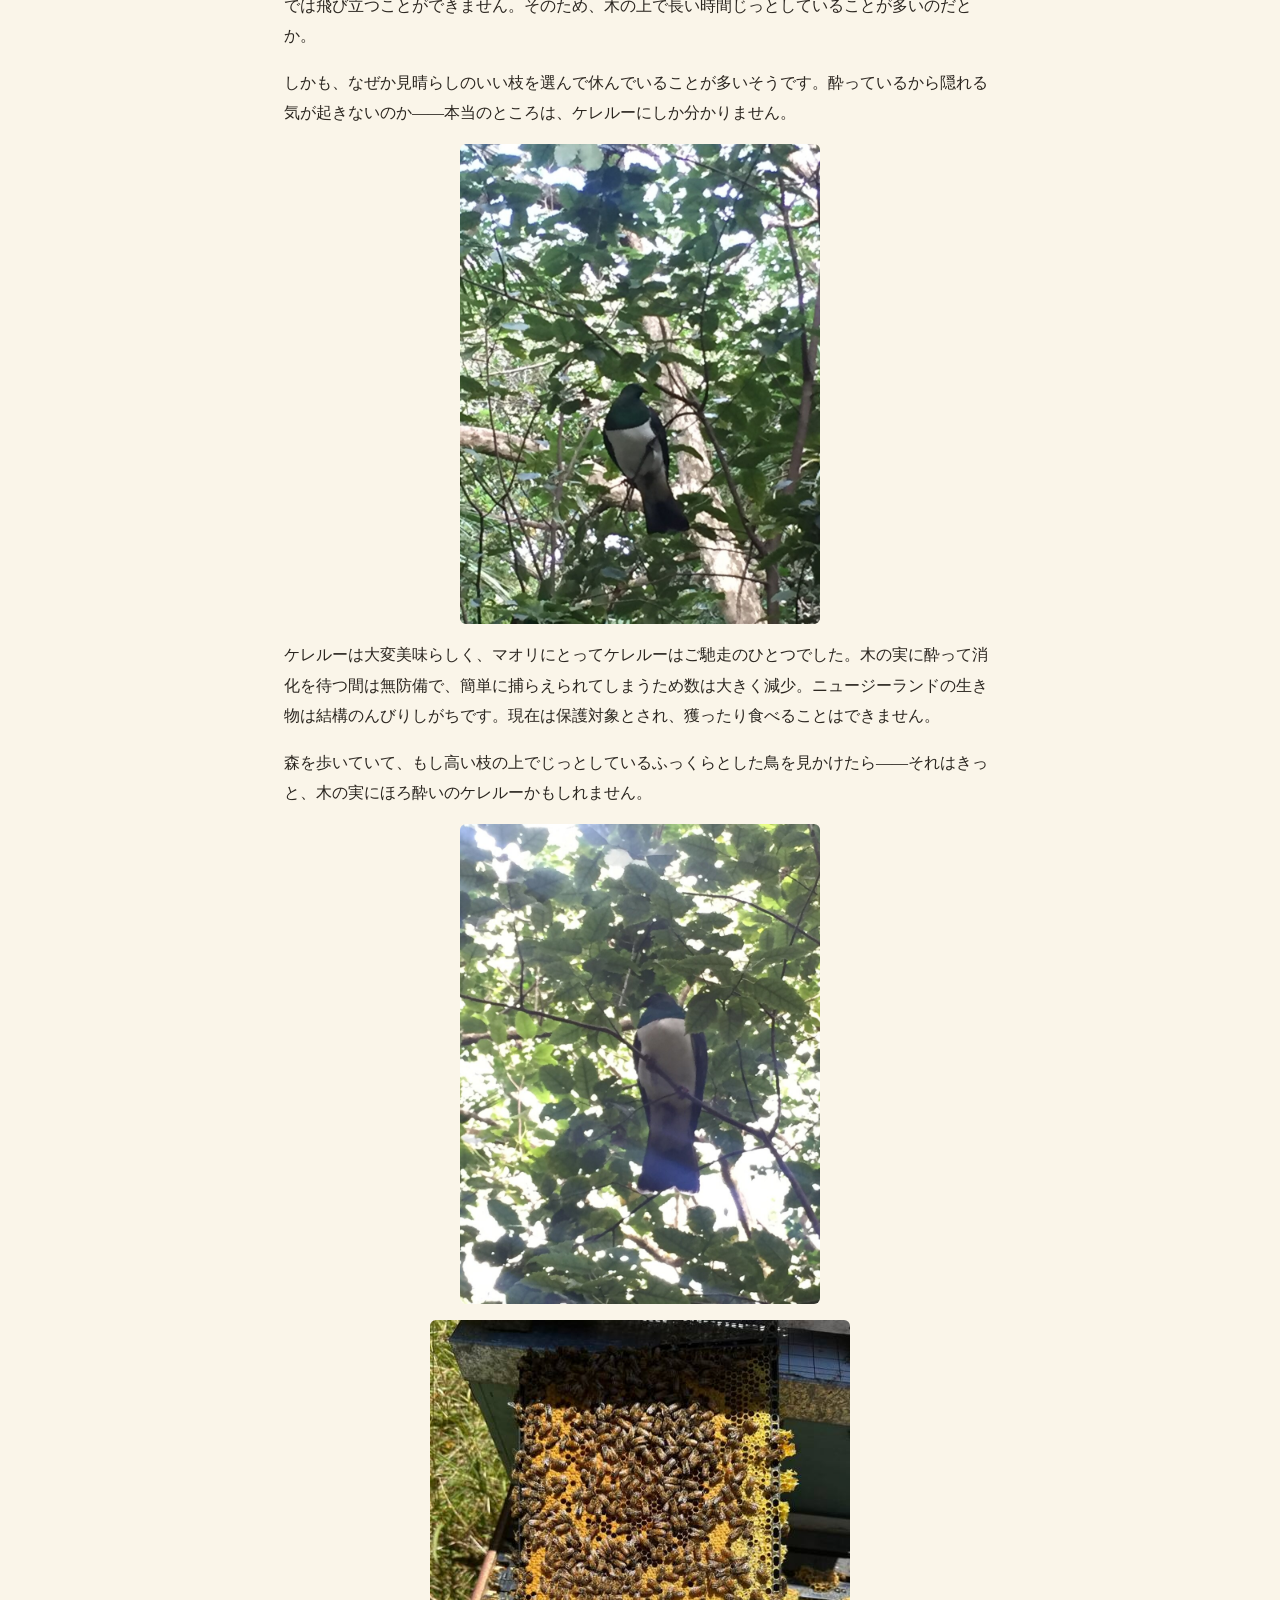
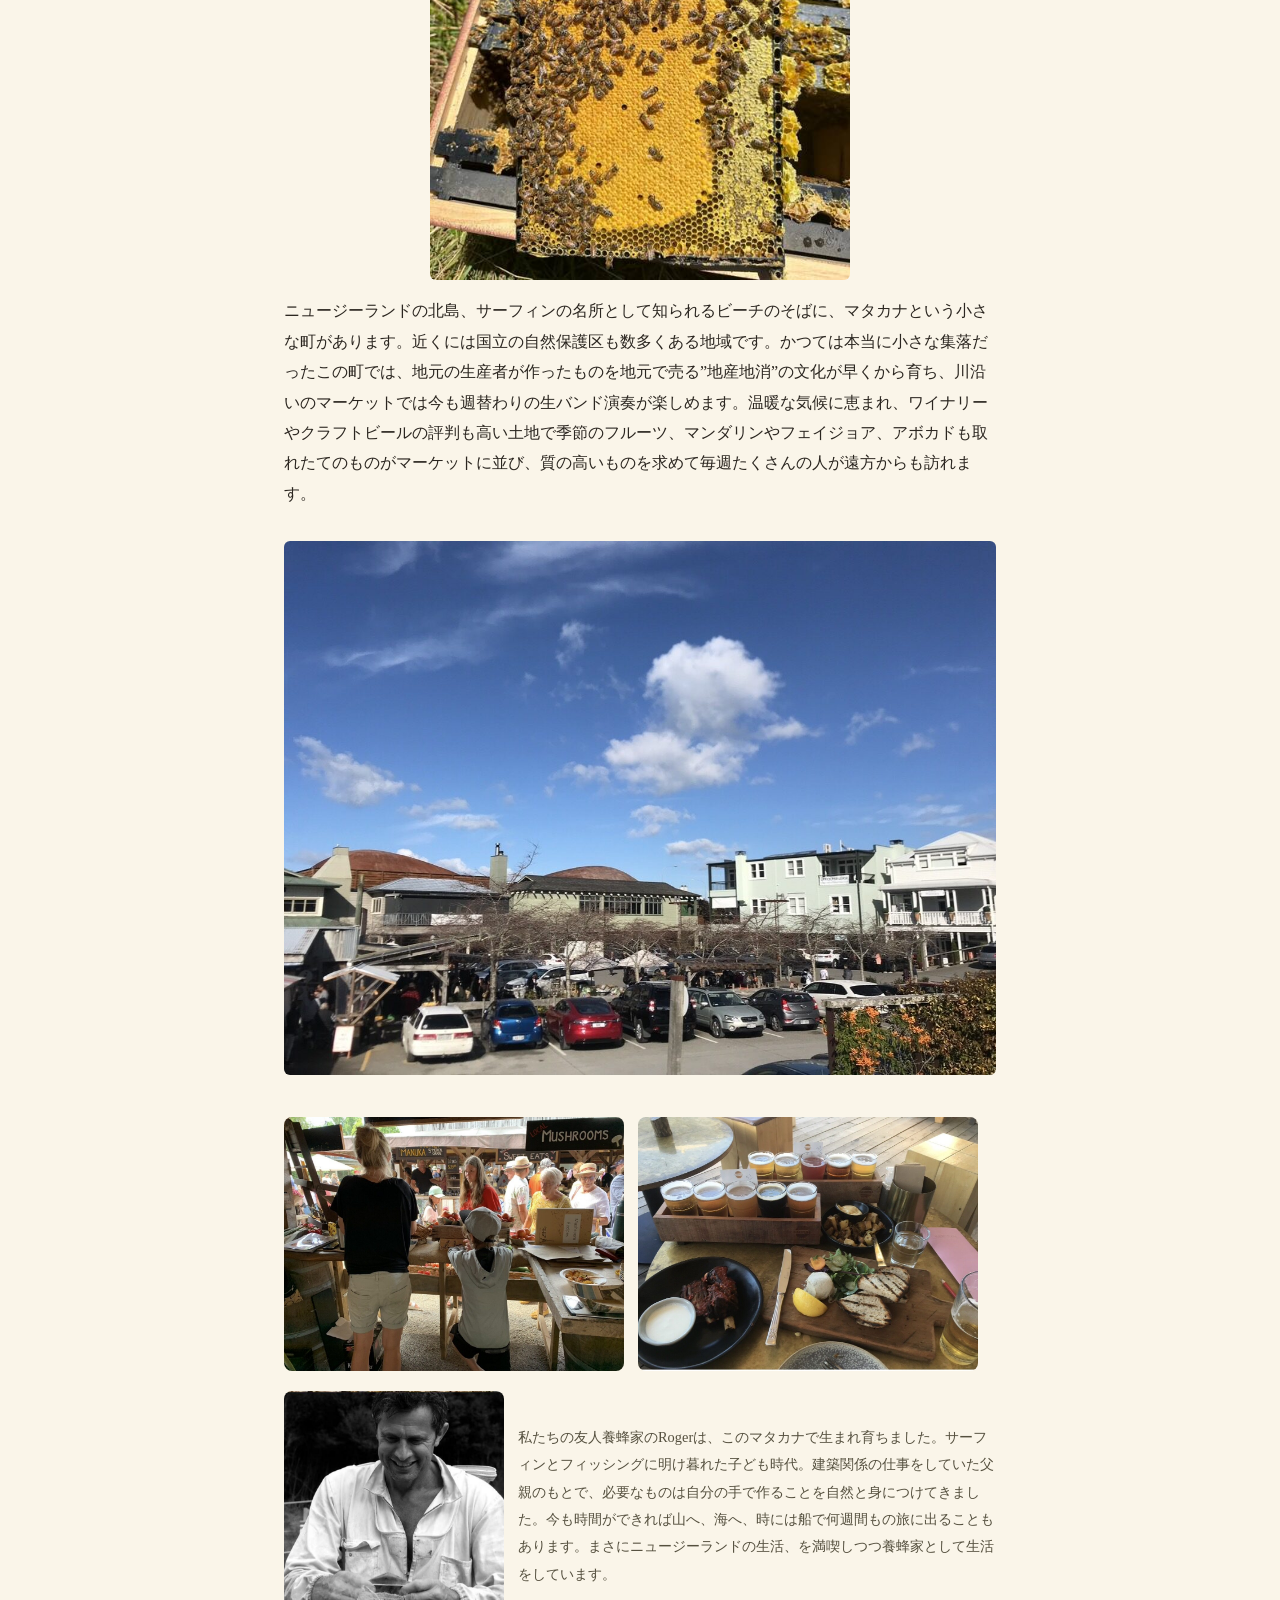
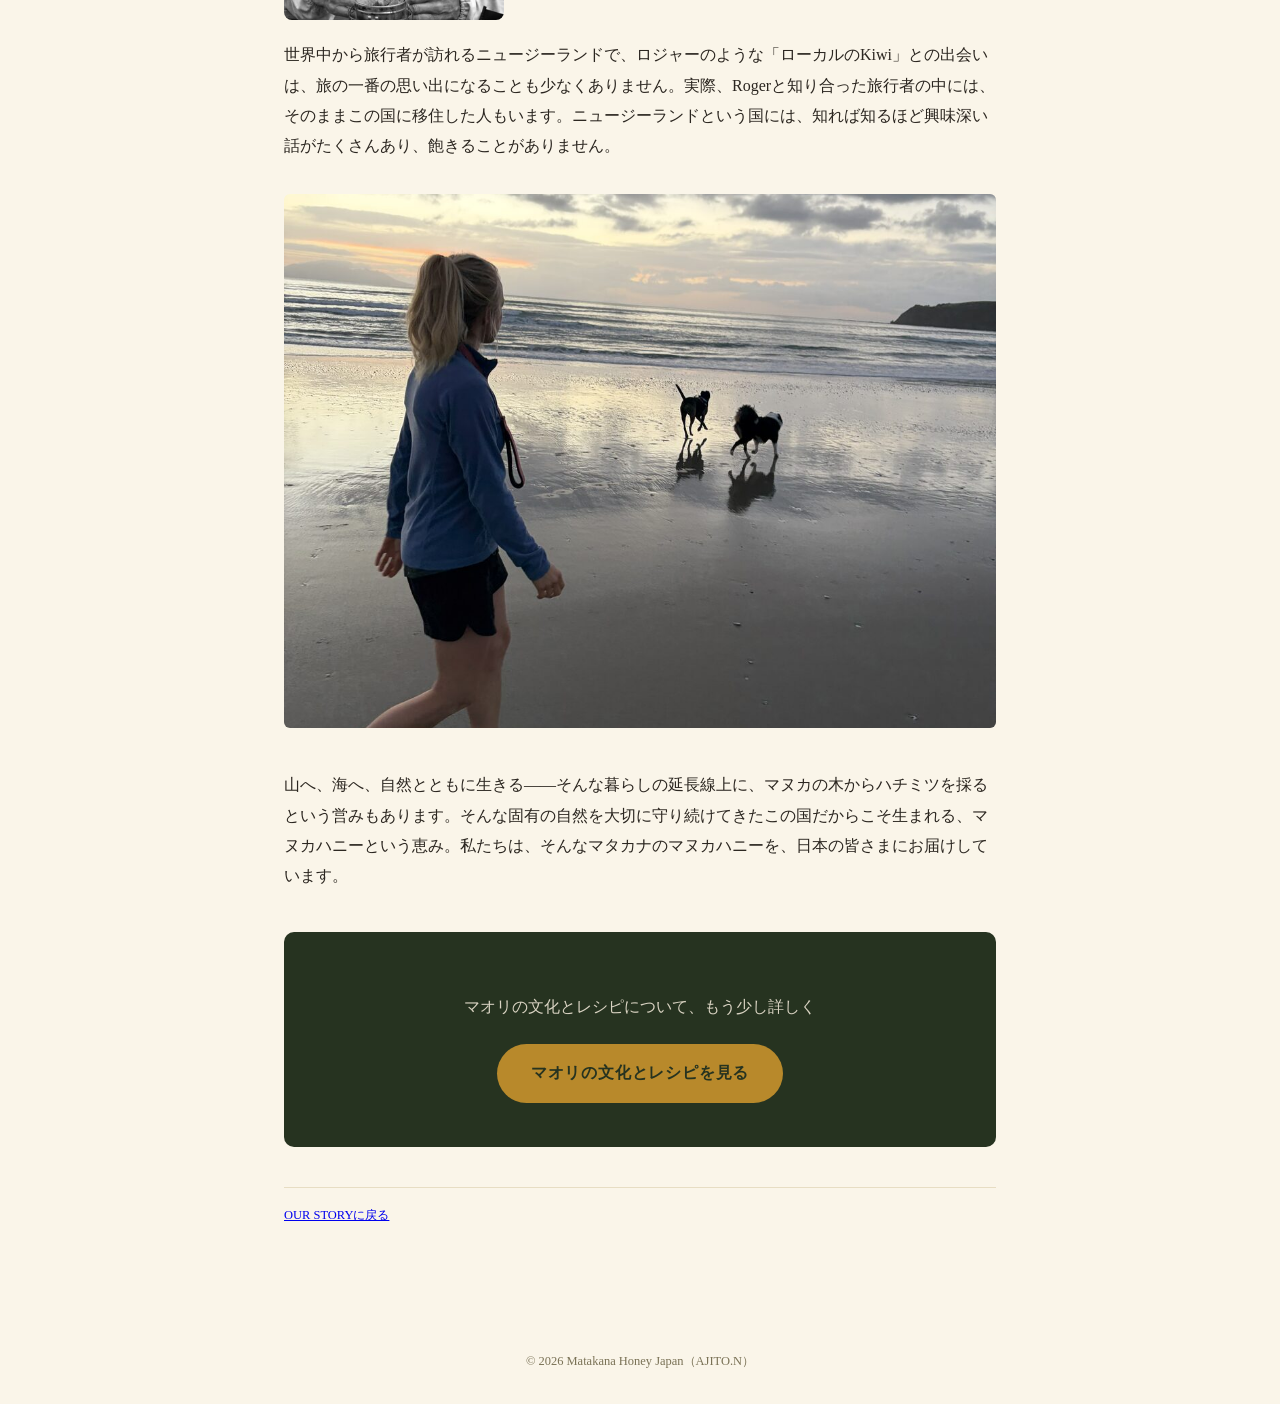
<file: nz-letter.html>
<!DOCTYPE html>
<html lang="ja">
<head>
<meta charset="UTF-8">
<meta name="viewport" content="width=device-width, initial-scale=1.0">
<title>ニュージーランド便り | Matakana Honey</title>
<link rel="stylesheet" href="css/style.css">
</head>
<body>
<header>
  <a class="wordmark" href="index.html"><img src="images/logo-web.png" alt="Matakana Honey" style="height:44px;display:block;border-radius:4px;"><small>MANUKA HONEY FROM NEW ZEALAND</small></a>
  <nav>
    <a href="index.html">OUR STORY</a>
    <a class="active" href="nz-letter.html">ニュージーランド便り</a>
    <a href="manuka.html">マヌカについて</a>
    <a href="recipes.html">NZの植物文化とレシピ</a>
    <a href="contact.html">オンライン購入</a>
  </nav>
</header>

<div class="hero">
  <h1>ニュージーランド便り</h1>
  <p class="lead">Rogerが暮らす町、マタカナと、この国の自然について。</p>
</div>

<div style="max-width:900px;margin:0 auto;padding:0 20px;">
  <img src="images/beach-sunset.jpg" alt="マタカナのビーチ" style="width:100%;height:auto;aspect-ratio:16/9;object-fit:cover;border-radius:6px;margin:20px 0 0;">
</div>

<main>
  <section>
    <p>
      マオリ文化は、ニュージーランドという国を形づくる大切な文化として大切に守られています。
      アウトドアや自然が生活のすぐそばにあるこの国では、「自然を守る」という意識が特別なことではなく、子どもの頃からの教育にも当たり前に組み込まれています。ニュージーランド固有の動植物は国を挙げて大切に守られており、マヌカの木もそのひとつです。
    </p>
    <p>
      その背景には、この国ならではの成り立ちがあります。かつて大陸から切り離され、一時は多くが海に沈んでいたとされるこの土地に残れたのは、空を飛べる鳥やコウモリ、風や海流に乗ってきた昆虫や爬虫類だけ。
    </p>
    <p>
      大型の肉食獣がいない環境で、生き物たちは天敵を知らないまま、独自の進化を遂げていきました。Kiwiは有名な飛べない鳥ですが、他にも飛べない世界最大のオウム、カカポや世界最大の鳩もいます。そしてみんな飛ぶのが苦手です。
    </p>
    <p>
      長い歴史の中で、人間が動物を持ち込んだ時期があり、一度は生態系が大きく揺らぎかけました。
      けれど今、ニュージーランドの人々は地域ぐるみで生態系を守る取り組みを続けています。特別な誰かの仕事ではなく、この国に暮らす人たち一人ひとりの、ごく自然な意識として。
    </p>

    <h2>世界最大級の鳩、ケレルー</h2>
    <p>
      ニュージーランドには、世界でも屈指の大きさを誇る鳩がいます。名前はケレルー（kererū）。木々の間を飛ぶその姿は、羽の色がとても美しく、緑・青・銅色が入り混じって輝いて見えます。その美しい羽は、かつてマオリの装飾品としても大切に使われてきました。
    </p>
    <p>
      ケレルーには、少し愛嬌のある習性があります。大好物の木の実を食べると、まるで酔っぱらったようにふらふらになってしまうのです。体が大きいぶん消化にも時間がかかり、フンを出し切るまでは飛び立つことができません。そのため、木の上で長い時間じっとしていることが多いのだとか。
    </p>
    <p>
      しかも、なぜか見晴らしのいい枝を選んで休んでいることが多いそうです。酔っているから隠れる気が起きないのか——本当のところは、ケレルーにしか分かりません。
    </p>

    <img src="images/kereru-1.jpg" alt="ケレルー" style="width:100%;max-width:360px;height:auto;aspect-ratio:3/4;object-fit:cover;border-radius:6px;margin:16px auto;display:block;">

    <p>
      ケレルーは大変美味らしく、マオリにとってケレルーはご馳走のひとつでした。木の実に酔って消化を待つ間は無防備で、簡単に捕らえられてしまうため数は大きく減少。ニュージーランドの生き物は結構のんびりしがちです。現在は保護対象とされ、獲ったり食べることはできません。
    </p>
    <p>
      森を歩いていて、もし高い枝の上でじっとしているふっくらとした鳥を見かけたら——それはきっと、木の実にほろ酔いのケレルーかもしれません。
    </p>

    <img src="images/kereru-2.jpg" alt="ケレルー" style="width:100%;max-width:360px;height:auto;aspect-ratio:3/4;object-fit:cover;border-radius:6px;margin:16px auto;display:block;">

    <img src="images/bee-frame.jpg" alt="巣枠の様子" style="width:100%;max-width:420px;height:auto;display:block;margin:16px auto;border-radius:6px;">

    <p>
      ニュージーランドの北島、サーフィンの名所として知られるビーチのそばに、マタカナという小さな町があります。近くには国立の自然保護区も数多くある地域です。かつては本当に小さな集落だったこの町では、地元の生産者が作ったものを地元で売る”地産地消”の文化が早くから育ち、川沿いのマーケットでは今も週替わりの生バンド演奏が楽しめます。温暖な気候に恵まれ、ワイナリーやクラフトビールの評判も高い土地で季節のフルーツ、マンダリンやフェイジョア、アボカドも取れたてのものがマーケットに並び、質の高いものを求めて毎週たくさんの人が遠方からも訪れます。
    </p>

    <img src="images/matakana-town.jpg" alt="マタカナの町並み" style="width:100%;height:auto;aspect-ratio:4/3;object-fit:cover;border-radius:6px;margin:16px 0;">

    <div style="display:flex;gap:14px;flex-wrap:wrap;margin:16px 0;">
      <img src="images/matakana-market.jpg" alt="マタカナ・マーケットの様子" style="flex:1 1 240px;max-width:340px;height:auto;border-radius:8px;">
      <img src="images/brewery-restaurant.jpg" alt="クラフトビール工場併設レストラン" style="flex:1 1 240px;max-width:340px;height:auto;border-radius:8px;">
    </div>

    <div style="display:flex;gap:14px;align-items:center;margin:20px 0;flex-wrap:wrap;">
      <img src="images/roger-portrait.jpg" alt="Roger" style="flex:1 1 200px;max-width:220px;height:auto;border-radius:8px;">
      <p style="flex:2 1 260px;margin:0;font-size:0.9rem;color:#55503f;">
      私たちの友人養蜂家のRogerは、このマタカナで生まれ育ちました。サーフィンとフィッシングに明け暮れた子ども時代。建築関係の仕事をしていた父親のもとで、必要なものは自分の手で作ることを自然と身につけてきました。今も時間ができれば山へ、海へ、時には船で何週間もの旅に出ることもあります。まさにニュージーランドの生活、を満喫しつつ養蜂家として生活をしています。
      </p>
    </div>
    <p>
      世界中から旅行者が訪れるニュージーランドで、ロジャーのような「ローカルのKiwi」との出会いは、旅の一番の思い出になることも少なくありません。実際、Rogerと知り合った旅行者の中には、そのままこの国に移住した人もいます。ニュージーランドという国には、知れば知るほど興味深い話がたくさんあり、飽きることがありません。
    </p>
    <img src="images/beach-dogs.jpg" alt="Rogerの家の近くのビーチ" style="width:100%;height:auto;aspect-ratio:4/3;object-fit:cover;border-radius:6px;margin:16px 0;">

    <p>
      山へ、海へ、自然とともに生きる——そんな暮らしの延長線上に、マヌカの木からハチミツを採るという営みもあります。そんな固有の自然を大切に守り続けてきたこの国だからこそ生まれる、マヌカハニーという恵み。私たちは、そんなマタカナのマヌカハニーを、日本の皆さまにお届けしています。
    </p>
  </section>

  <div class="cta-block">
    <p>マオリの文化とレシピについて、もう少し詳しく</p>
    <a class="btn" href="recipes.html">マオリの文化とレシピを見る</a>
  </div>

  <p class="disclaimer">
    <a href="index.html">OUR STORYに戻る</a>
  </p>
</main>

<footer>&copy; 2026 Matakana Honey Japan（AJITO.N）</footer>
</body>
</html>
</file>
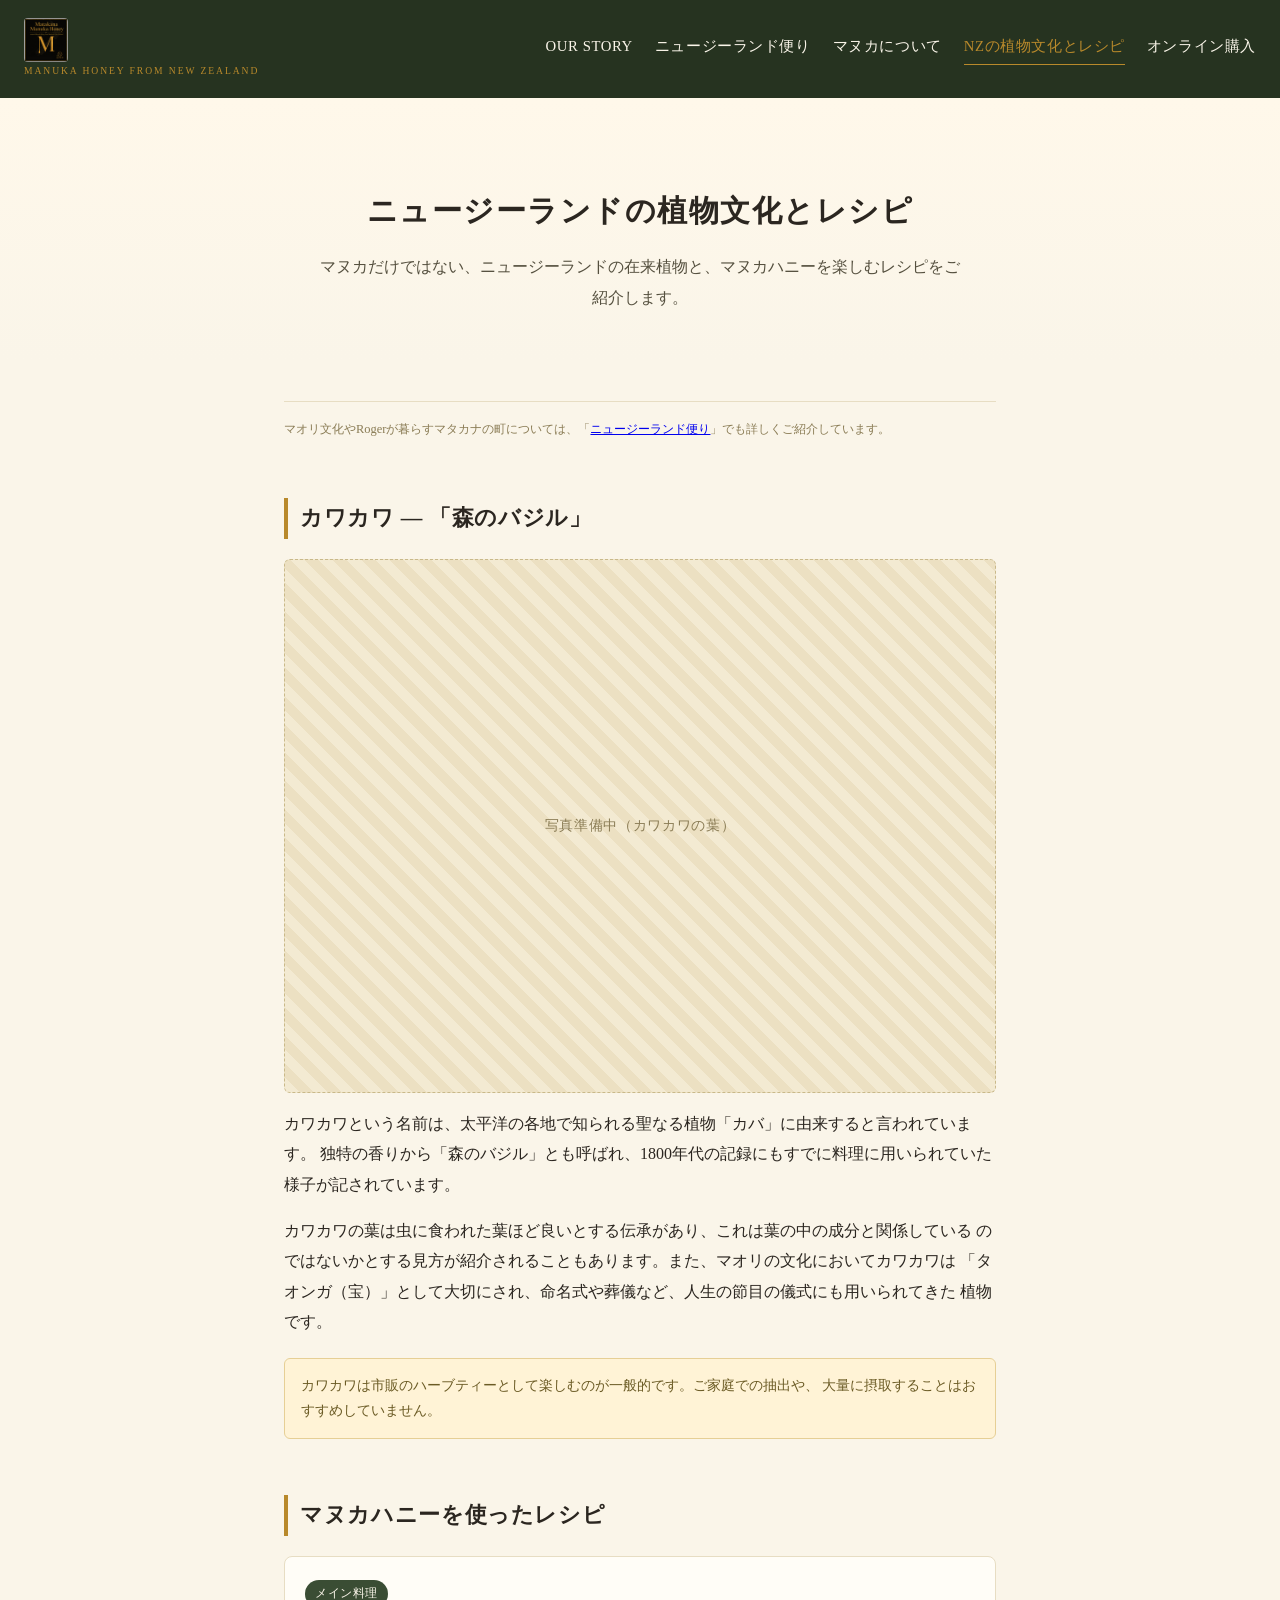
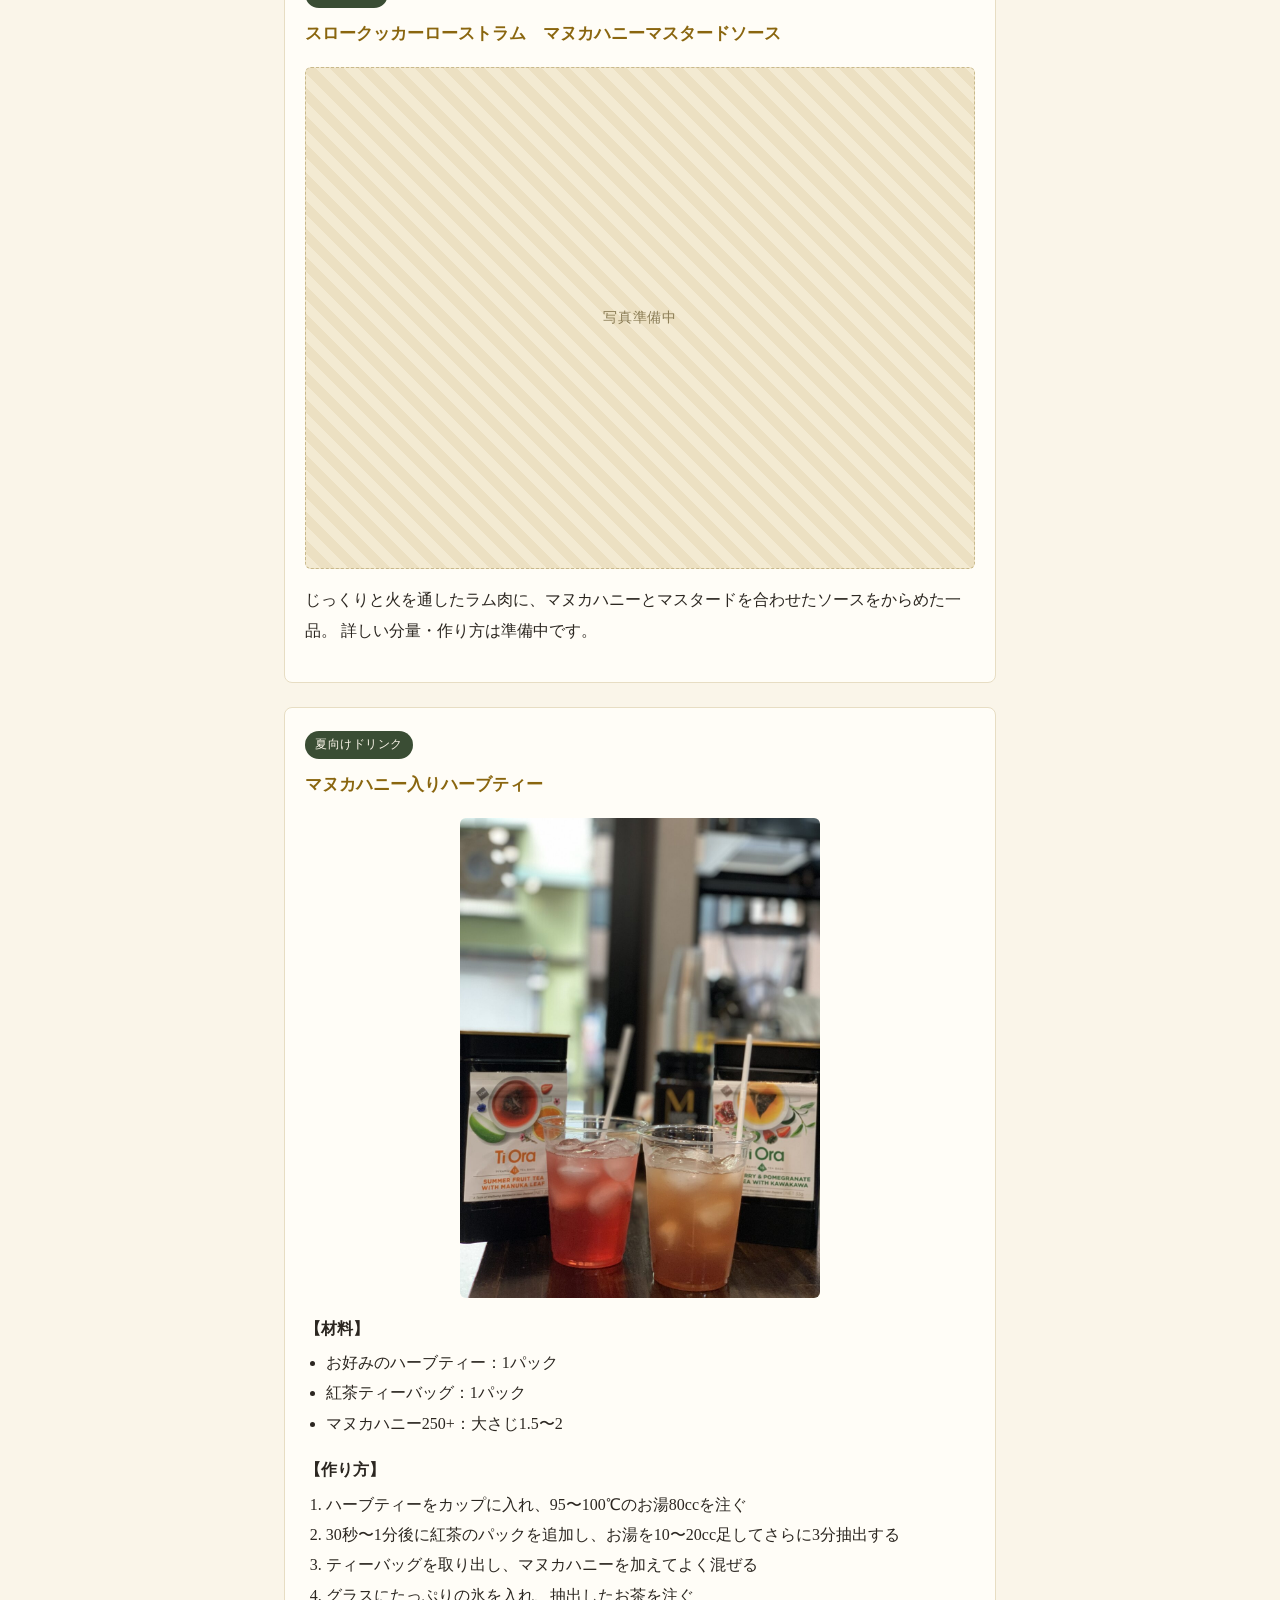
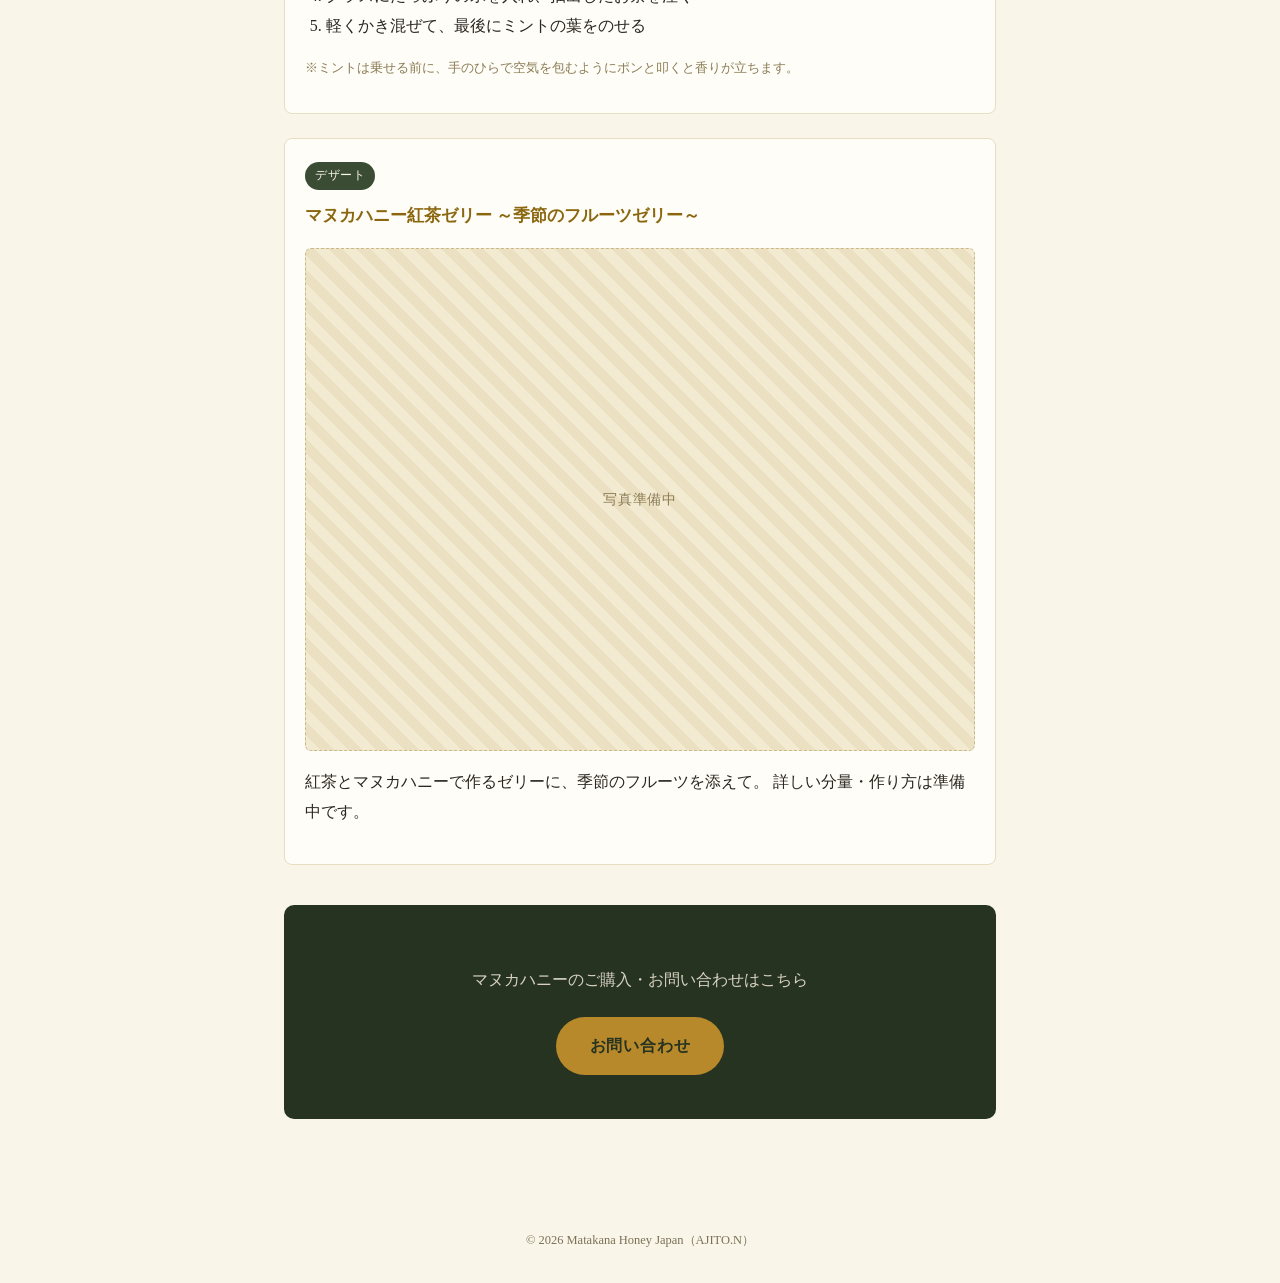
<file: recipes.html>
<!DOCTYPE html>
<html lang="ja">
<head>
<meta charset="UTF-8">
<meta name="viewport" content="width=device-width, initial-scale=1.0">
<title>NZの植物文化とレシピ | Matakana Honey</title>
<link rel="stylesheet" href="css/style.css">
</head>
<body>
<header>
  <a class="wordmark" href="index.html"><img src="images/logo-web.png" alt="Matakana Honey" style="height:44px;display:block;border-radius:4px;"><small>MANUKA HONEY FROM NEW ZEALAND</small></a>
  <nav>
    <a href="index.html">OUR STORY</a>
    <a href="nz-letter.html">ニュージーランド便り</a>
    <a href="manuka.html">マヌカについて</a>
    <a class="active" href="recipes.html">NZの植物文化とレシピ</a>
    <a href="contact.html">オンライン購入</a>
  </nav>
</header>

<div class="hero">
  <h1>ニュージーランドの植物文化とレシピ</h1>
  <p class="lead">マヌカだけではない、ニュージーランドの在来植物と、マヌカハニーを楽しむレシピをご紹介します。</p>
</div>

<main>
  <p class="disclaimer">
    マオリ文化やRogerが暮らすマタカナの町については、「<a href="nz-letter.html">ニュージーランド便り</a>」でも詳しくご紹介しています。
  </p>

  <section>
    <h2>カワカワ ― 「森のバジル」</h2>
    <div class="placeholder-img">写真準備中（カワカワの葉）</div>
    <p>
      カワカワという名前は、太平洋の各地で知られる聖なる植物「カバ」に由来すると言われています。
      独特の香りから「森のバジル」とも呼ばれ、1800年代の記録にもすでに料理に用いられていた
      様子が記されています。
    </p>
    <p>
      カワカワの葉は虫に食われた葉ほど良いとする伝承があり、これは葉の中の成分と関係している
      のではないかとする見方が紹介されることもあります。また、マオリの文化においてカワカワは
      「タオンガ（宝）」として大切にされ、命名式や葬儀など、人生の節目の儀式にも用いられてきた
      植物です。
    </p>
    <p class="note">
      カワカワは市販のハーブティーとして楽しむのが一般的です。ご家庭での抽出や、
      大量に摂取することはおすすめしていません。
    </p>
  </section>

  <section>
    <h2>マヌカハニーを使ったレシピ</h2>

    <div class="recipe-card">
      <span class="tag">メイン料理</span>
      <h3>スロークッカーローストラム　マヌカハニーマスタードソース</h3>
      <div class="placeholder-img">写真準備中</div>
      <p>
        じっくりと火を通したラム肉に、マヌカハニーとマスタードを合わせたソースをからめた一品。
        詳しい分量・作り方は準備中です。
      </p>
    </div>

    <div class="recipe-card">
      <span class="tag">夏向けドリンク</span>
      <h3>マヌカハニー入りハーブティー</h3>
      <img src="images/herbal-tea.jpg" alt="マヌカハニー入りハーブティー" style="width:100%;max-width:360px;height:auto;aspect-ratio:3/4;object-fit:cover;border-radius:6px;margin:16px auto;display:block;">
      <p style="margin-bottom:4px;"><strong>【材料】</strong></p>
      <ul style="margin:0 0 14px;padding-left:1.3em;">
        <li>お好みのハーブティー：1パック</li>
        <li>紅茶ティーバッグ：1パック</li>
        <li>マヌカハニー250+：大さじ1.5〜2</li>
      </ul>
      <p style="margin-bottom:4px;"><strong>【作り方】</strong></p>
      <ol style="margin:0 0 14px;padding-left:1.3em;">
        <li>ハーブティーをカップに入れ、95〜100℃のお湯80ccを注ぐ</li>
        <li>30秒〜1分後に紅茶のパックを追加し、お湯を10〜20cc足してさらに3分抽出する</li>
        <li>ティーバッグを取り出し、マヌカハニーを加えてよく混ぜる</li>
        <li>グラスにたっぷりの氷を入れ、抽出したお茶を注ぐ</li>
        <li>軽くかき混ぜて、最後にミントの葉をのせる</li>
      </ol>
      <p style="font-size:0.8rem;color:#8a7c55;">
        ※ミントは乗せる前に、手のひらで空気を包むようにポンと叩くと香りが立ちます。
      </p>
    </div>

    <div class="recipe-card">
      <span class="tag">デザート</span>
      <h3>マヌカハニー紅茶ゼリー ～季節のフルーツゼリー～</h3>
      <div class="placeholder-img">写真準備中</div>
      <p>
        紅茶とマヌカハニーで作るゼリーに、季節のフルーツを添えて。
        詳しい分量・作り方は準備中です。
      </p>
    </div>
  </section>

  <div class="cta-block">
    <p>マヌカハニーのご購入・お問い合わせはこちら</p>
    <a class="btn" href="contact.html">お問い合わせ</a>
  </div>
</main>

<footer>&copy; 2026 Matakana Honey Japan（AJITO.N）</footer>
</body>
</html>
</file>
<file: css/style.css>
:root {
  --gold: #b8892b;
  --gold-dark: #8a660f;
  --cream: #faf5e9;
  --green: #3a4d34;
  --green-dark: #263320;
  --text: #2b2620;
}

* { box-sizing: border-box; }

body {
  margin: 0;
  font-family: "Hiragino Mincho ProN", "Yu Mincho", serif;
  background: var(--cream);
  color: var(--text);
  line-height: 1.9;
}

header {
  background: var(--green-dark);
  padding: 18px 24px;
  display: flex;
  flex-wrap: wrap;
  align-items: center;
  justify-content: space-between;
}

.wordmark {
  color: var(--cream);
  font-size: 1.5rem;
  letter-spacing: 0.08em;
  text-decoration: none;
  font-weight: bold;
}

.wordmark small {
  display: block;
  font-size: 0.6rem;
  letter-spacing: 0.2em;
  color: var(--gold);
  font-weight: normal;
}

nav { display: flex; gap: 22px; flex-wrap: wrap; }

nav a {
  color: var(--cream);
  text-decoration: none;
  font-size: 0.92rem;
  letter-spacing: 0.04em;
  border-bottom: 1px solid transparent;
  padding-bottom: 3px;
}

nav a:hover, nav a.active {
  border-bottom: 1px solid var(--gold);
  color: var(--gold);
}

.hero {
  padding: 64px 24px 48px;
  text-align: center;
  background: linear-gradient(180deg, #fff8ea 0%, var(--cream) 100%);
}

.hero h1 { font-size: 1.9rem; margin-bottom: 12px; letter-spacing: 0.05em; }
.hero p.lead { max-width: 640px; margin: 0 auto; color: #55503f; }

main { max-width: 760px; margin: 0 auto; padding: 0 24px 80px; }

section { margin-top: 56px; }
section h2 {
  font-size: 1.35rem;
  border-left: 4px solid var(--gold);
  padding-left: 12px;
  margin-bottom: 20px;
  letter-spacing: 0.03em;
}
section h3 { font-size: 1.05rem; color: var(--gold-dark); margin-top: 30px; }

.placeholder-img {
  width: 100%;
  aspect-ratio: 4 / 3;
  border: 1px dashed #c9b98a;
  background: repeating-linear-gradient(45deg, #f3ead2, #f3ead2 10px, #ece0c2 10px, #ece0c2 20px);
  display: flex;
  align-items: center;
  justify-content: center;
  color: #8a7c55;
  font-size: 0.85rem;
  letter-spacing: 0.05em;
  border-radius: 6px;
  margin: 16px 0;
}

.note {
  background: #fff3d6;
  border: 1px solid #e6cf95;
  padding: 14px 16px;
  font-size: 0.85rem;
  border-radius: 6px;
  color: #6b5b25;
  margin: 20px 0;
}

.note-faint {
  background: var(--cream);
  border: 1px solid var(--cream);
  padding: 14px 16px;
  font-size: 0.55rem;
  border-radius: 6px;
  color: #a89d7d;
  margin: 20px 0;
}

.research-item { border-top: 1px solid #e7ddc3; padding: 16px 0; }
.research-item .source { font-size: 0.78rem; color: #8a7c55; }

.recipe-card {
  border: 1px solid #e7ddc3;
  border-radius: 8px;
  padding: 20px;
  margin-bottom: 24px;
  background: #fffdf7;
}
.recipe-card h3 { margin-top: 0; }

.tag {
  display: inline-block;
  background: var(--green);
  color: var(--cream);
  font-size: 0.72rem;
  padding: 3px 10px;
  border-radius: 999px;
  letter-spacing: 0.05em;
  margin-bottom: 10px;
}

.cta-block {
  text-align: center;
  background: var(--green-dark);
  color: var(--cream);
  padding: 44px 24px;
  border-radius: 10px;
  margin-top: 40px;
}
.cta-block p { color: #d9d3c2; margin-bottom: 22px; }

.btn {
  display: inline-block;
  background: var(--gold);
  color: var(--green-dark);
  font-weight: bold;
  padding: 14px 34px;
  border-radius: 999px;
  text-decoration: none;
  letter-spacing: 0.05em;
}
.btn:hover { background: #d1a34a; }

.disclaimer {
  font-size: 0.78rem;
  color: #8a7c55;
  border-top: 1px solid #e7ddc3;
  margin-top: 40px;
  padding-top: 16px;
}

footer { text-align: center; padding: 30px 24px; color: #7a7256; font-size: 0.78rem; }
</file>
